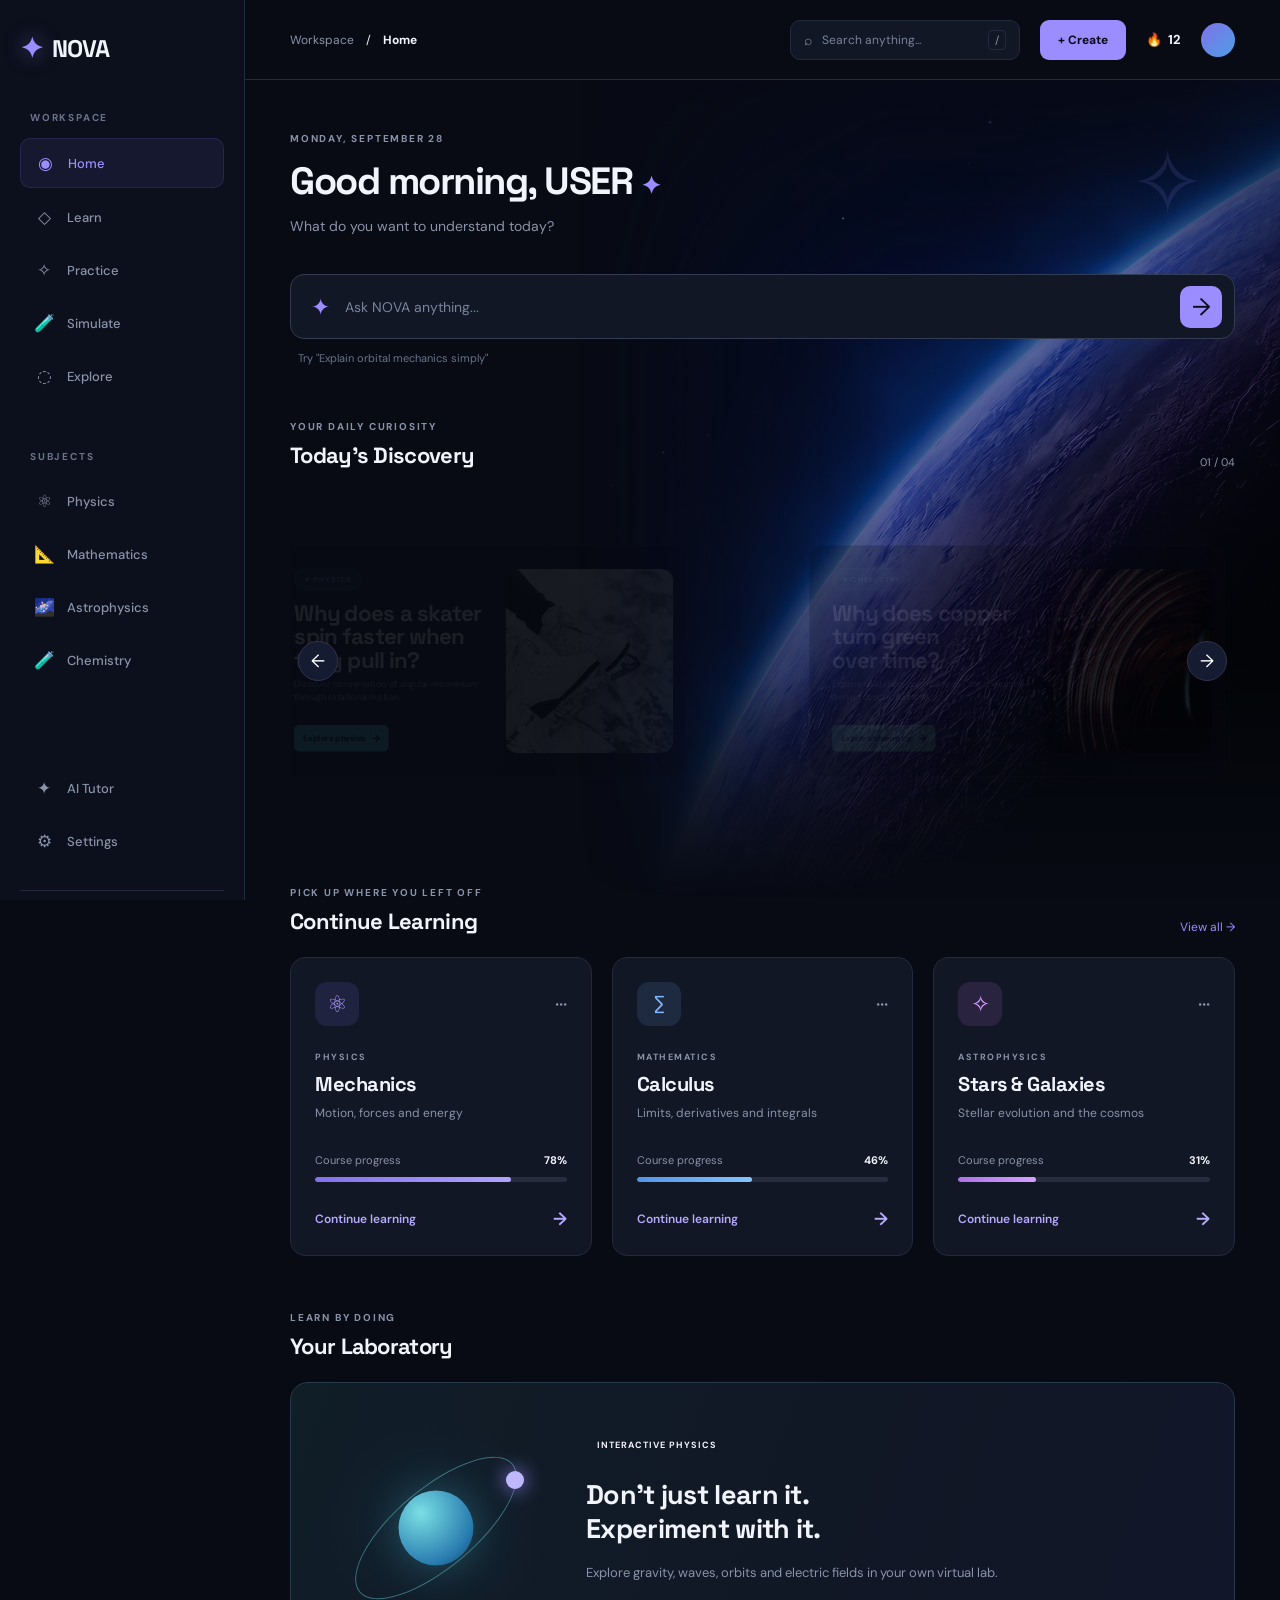
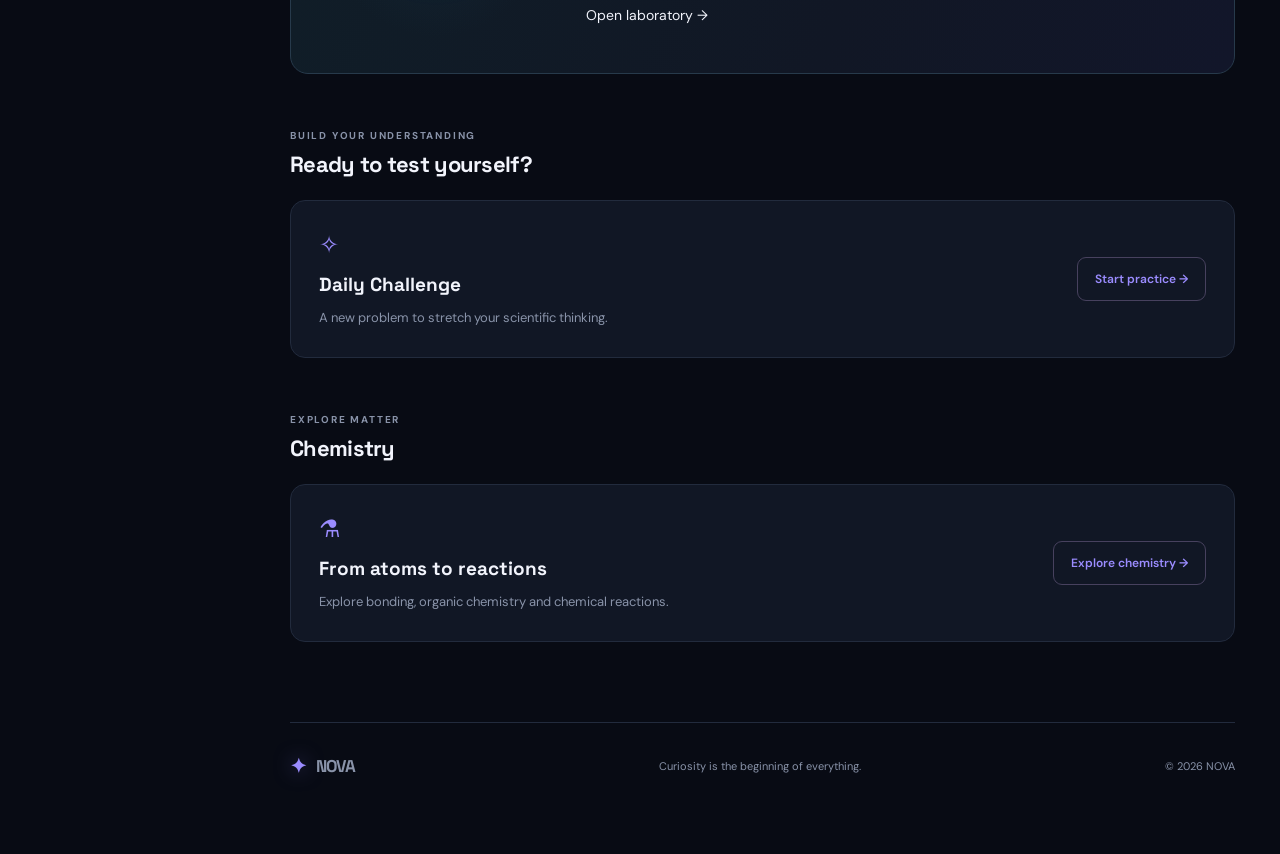
<file: index.html>
<!DOCTYPE html>
<html lang="en">

<head>
    <meta charset="UTF-8">
    <meta name="viewport" content="width=device-width, initial-scale=1.0">

    <title>NOVA | Home</title>

    <script>
        try {
            const saved = JSON.parse(
                localStorage.getItem("novaAppearance")
            );

            if (saved) {

                if (saved.theme) {
                    document.documentElement.dataset.theme =
                        saved.theme;
                }

                if (saved.mode) {
                    document.documentElement.dataset.mode =
                        saved.mode;
                }

                if (saved.accent) {
                    document.documentElement.style.setProperty(
                        "--accent",
                        saved.accent
                    );

                    document.documentElement.style.setProperty(
                        "--purple",
                        saved.accent
                    );
                }

                if (saved.background) {
                    document.documentElement.style.setProperty(
                        "--custom-background",
                        `url("${saved.background}")`
                    );
                }

            }

        } catch (error) {
            // Use default appearance
        }
    </script>

    <link rel="stylesheet" href="style.css">

    <!-- Space-inspired font -->
    <link rel="preconnect" href="https://fonts.googleapis.com">
    <link rel="preconnect" href="https://fonts.gstatic.com" crossorigin>
    <link
        href="https://fonts.googleapis.com/css2?family=DM+Sans:wght@400;500;600;700&family=Space+Grotesk:wght@400;500;600;700&display=swap"
        rel="stylesheet">
</head>

<body>
    <div class="planet-background"></div>

    <!-- SIDEBAR -->
    <aside class="sidebar">

        <a href="#" class="logo">
            <span class="logo-symbol">✦</span>
            NOVA
        </a>

        <p class="nav-label">WORKSPACE</p>

        <nav class="sidebar-nav">

            <a href="#home" class="nav-item active">
                <span>◉</span> Home
            </a>

            <a href="learn.html" class="nav-item">
                <span>◇</span> Learn
            </a>

            <a href="practice.html" class="nav-item">
                <span>✧</span> Practice
            </a>

            <a href="simulate.html" class="nav-item">
                <span>🧪</span> Simulate
            </a>

            <a href="explore.html" class="nav-item">
                <span>◌</span> Explore
            </a>

        </nav>

        <div class="sidebar-divider"></div>

        <p class="nav-label">SUBJECTS</p>

        <nav class="sidebar-nav">

            <a href="#physics" class="nav-item">
                <span>⚛</span> Physics
            </a>

            <a href="#mathematics" class="nav-item">
                <span>📐</span> Mathematics
            </a>

            <a href="#astrophysics" class="nav-item">
                <span>🌌</span> Astrophysics
            </a>

            <a href="#chemistry" class="nav-item">
                <span>🧪</span> Chemistry
            </a>

        </nav>

        <div class="sidebar-spacer"></div>

        <div class="sidebar-divider"></div>

        <nav class="sidebar-nav">

            <a href="#ai-tutor" class="nav-item">
                <span>✦</span> AI Tutor
            </a>

            <button type="button" class="nav-item" id="settings-button"
                onclick="document.getElementById('settings-overlay').style.display='flex'">
                <span>⚙</span> Settings
            </button>

        </nav>

        <div class="sidebar-profile">
            <div class="avatar">A</div>

            <div>
                <strong>USER</strong>
                <p>Explorer</p>
            </div>

            <span class="profile-menu">···</span>
        </div>

    </aside>


    <!-- MAIN APPLICATION -->
    <div class="app">

        <!-- TOP BAR -->
        <header class="topbar">

            <div class="breadcrumb">
                <span class="muted">Workspace</span>
                <span>/</span>
                <strong>Home</strong>
            </div>

            <div class="topbar-right">

                <form class="search-box" id="search-form">
                    <span>⌕</span>

                    <input type="search" id="search-input" placeholder="Search anything..." aria-label="Search NOVA">

                    <span class="search-shortcut">/</span>
                </form>

                <button class="create-button" id="create-button">
                    + Create
                </button>

                <div class="streak">
                    <span>🔥</span>
                    <strong>12</strong>
                </div>

                <div class="top-avatar"></div>

            </div>

        </header>


        <!-- DASHBOARD CONTENT -->
        <main id="home" class="dashboard">

            <!-- WELCOME -->
            <section class="welcome">

                <div>
                    <p class="eyebrow">MONDAY, SEPTEMBER 28</p>

                    <h1>Good morning, USER <span>✦</span></h1>

                    <p class="welcome-subtitle">
                        What do you want to understand today?
                    </p>
                </div>

                <div class="welcome-decoration">
                    ✧
                </div>

            </section>


            <!-- ASK NOVA -->
            <section class="ask-section" id="ai-tutor">

                <form id="ask-form" class="ask-box">

                    <span class="ask-icon">✦</span>

                    <input type="text" id="ask-input" placeholder="Ask NOVA anything..."
                        aria-label="Ask NOVA a question">

                    <button type="submit" class="ask-button">
                        →
                    </button>

                </form>

                <p class="ask-hint">
                    Try "Explain orbital mechanics simply"
                </p>

            </section>

            <!-- TODAY'S DISCOVERY -->
            <section class="section" id="explore">

                <div class="section-heading">
                    <div>
                        <p class="eyebrow">YOUR DAILY CURIOSITY</p>
                        <h2>Today's Discovery</h2>
                    </div>

                    <span class="section-number" id="discovery-counter">
                        01 / 04
                    </span>
                </div>

                <div class="discovery-carousel-wrapper">

                    <div class="discovery-carousel" id="discovery-carousel">
                        <div class="discovery-track" id="discovery-track"></div>
                    </div>

                    <button class="discovery-arrow discovery-prev" id="discovery-prev" type="button">
                        ←
                    </button>

                    <button class="discovery-arrow discovery-next" id="discovery-next" type="button">
                        →
                    </button>

                </div>

            </section>


            <!-- CONTINUE LEARNING -->
            <section class="section" id="learn">

                <div class="section-heading">

                    <div>
                        <p class="eyebrow">PICK UP WHERE YOU LEFT OFF</p>
                        <h2>Continue Learning</h2>
                    </div>

                    <a href="#subjects" class="text-link">
                        View all <span>→</span>
                    </a>

                </div>

                <div class="learning-grid" id="subjects">

                    <!-- PHYSICS -->
                    <article class="learning-card" id="physics">

                        <div class="card-top">
                            <span class="subject-icon physics-icon">⚛</span>
                            <span class="card-menu">···</span>
                        </div>

                        <p class="card-category">PHYSICS</p>

                        <h3>Mechanics</h3>

                        <p class="card-description">
                            Motion, forces and energy
                        </p>

                        <div class="progress-info">
                            <span>Course progress</span>
                            <strong>78%</strong>
                        </div>

                        <div class="progress-track">
                            <div class="progress-fill physics-progress"></div>
                        </div>

                        <a href="#physics" class="card-link">
                            Continue learning <span>→</span>
                        </a>

                    </article>


                    <!-- MATHEMATICS -->
                    <article class="learning-card" id="mathematics">

                        <div class="card-top">
                            <span class="subject-icon maths-icon">∑</span>
                            <span class="card-menu">···</span>
                        </div>

                        <p class="card-category">MATHEMATICS</p>

                        <h3>Calculus</h3>

                        <p class="card-description">
                            Limits, derivatives and integrals
                        </p>

                        <div class="progress-info">
                            <span>Course progress</span>
                            <strong>46%</strong>
                        </div>

                        <div class="progress-track">
                            <div class="progress-fill maths-progress"></div>
                        </div>

                        <a href="#mathematics" class="card-link">
                            Continue learning <span>→</span>
                        </a>

                    </article>


                    <!-- ASTROPHYSICS -->
                    <article class="learning-card" id="astrophysics">

                        <div class="card-top">
                            <span class="subject-icon astro-icon">✧</span>
                            <span class="card-menu">···</span>
                        </div>

                        <p class="card-category">ASTROPHYSICS</p>

                        <h3>Stars & Galaxies</h3>

                        <p class="card-description">
                            Stellar evolution and the cosmos
                        </p>

                        <div class="progress-info">
                            <span>Course progress</span>
                            <strong>31%</strong>
                        </div>

                        <div class="progress-track">
                            <div class="progress-fill astro-progress"></div>
                        </div>

                        <a href="#astrophysics" class="card-link">
                            Continue learning <span>→</span>
                        </a>

                    </article>

                </div>

            </section>


            <!-- LABORATORY -->
            <section class="section" id="lab">

                <div class="section-heading">
                    <div>
                        <p class="eyebrow">LEARN BY DOING</p>
                        <h2>Your Laboratory</h2>
                    </div>
                </div>

                <article class="lab-card">

                    <div class="lab-visual">
                        <div class="lab-orbit"></div>
                        <div class="lab-planet"></div>
                        <div class="lab-moon"></div>
                    </div>

                    <div class="lab-content">

                        <span class="discovery-tag">
                            INTERACTIVE PHYSICS
                        </span>

                        <h3>Don't just learn it.<br>Experiment with it.</h3>

                        <p>
                            Explore gravity, waves, orbits and
                            electric fields in your own virtual lab.
                        </p>

                        <a href="#lab" class="primary-button">
                            Open laboratory <span>→</span>
                        </a>

                    </div>

                </article>

            </section>


            <!-- PRACTICE -->
            <section class="section" id="practice">

                <div class="section-heading">
                    <div>
                        <p class="eyebrow">BUILD YOUR UNDERSTANDING</p>
                        <h2>Ready to test yourself?</h2>
                    </div>
                </div>

                <div class="practice-card">
                    <div>
                        <span class="practice-icon">✧</span>
                        <h3>Daily Challenge</h3>
                        <p>
                            A new problem to stretch your scientific thinking.
                        </p>
                    </div>

                    <a href="#practice" class="secondary-button">
                        Start practice →
                    </a>
                </div>

            </section>


            <!-- CHEMISTRY -->
            <section class="section" id="chemistry">

                <div class="section-heading">
                    <div>
                        <p class="eyebrow">EXPLORE MATTER</p>
                        <h2>Chemistry</h2>
                    </div>
                </div>

                <div class="practice-card">
                    <div>
                        <span class="practice-icon">⚗</span>
                        <h3>From atoms to reactions</h3>
                        <p>
                            Explore bonding, organic chemistry and chemical reactions.
                        </p>
                    </div>

                    <a href="#chemistry" class="secondary-button">
                        Explore chemistry →
                    </a>
                </div>

            </section>


            <!-- FOOTER -->
            <footer class="footer">
                <a href="#home" class="logo">
                    <span class="logo-symbol">✦</span>
                    NOVA
                </a>

                <p>Curiosity is the beginning of everything.</p>

                <span>© 2026 NOVA</span>
            </footer>

        </main>

    </div>


    <!-- Connect JavaScript -->
    <!-- APPEARANCE SETTINGS PANEL -->

    <div class="settings-overlay" id="settings-overlay">

        <section class="settings-panel" id="settings-panel" role="dialog" aria-modal="true"
            aria-labelledby="settings-title">

            <div class="settings-header">
                <div>
                    <p class="eyebrow">PERSONALISE YOUR UNIVERSE</p>
                    <h2 id="settings-title">Appearance</h2>
                </div>
                <button class="settings-close" id="settings-close"
                    onclick="document.getElementById('settings-overlay').style.display='none'"
                    aria-label="Close settings">
                    ×
                </button>
            </div>

            <!-- THEMES -->
            <div class="settings-section">
                <h3>Choose your universe</h3>
                <p class="settings-description">
                    Every universe has its own colours and background.
                </p>

                <div class="theme-grid">

                    <button class="theme-option" data-theme="nova">
                        <span class="theme-preview preview-nova">
                            <span>✦</span>
                        </span>
                        <span class="theme-name">NOVA</span>
                        <span class="theme-subtitle">Cosmic purple</span>
                    </button>

                    <button class="theme-option" data-theme="ocean">
                        <span class="theme-preview preview-ocean">
                            <span>≈</span>
                        </span>
                        <span class="theme-name">Ocean</span>
                        <span class="theme-subtitle">Deep blue</span>
                    </button>

                    <button class="theme-option" data-theme="midnight">
                        <span class="theme-preview preview-midnight">
                            <span>☾</span>
                        </span>
                        <span class="theme-name">Midnight</span>
                        <span class="theme-subtitle">Dark minimal</span>
                    </button>

                    <button class="theme-option" data-theme="forest">
                        <span class="theme-preview preview-forest">
                            <span>♧</span>
                        </span>
                        <span class="theme-name">Forest</span>
                        <span class="theme-subtitle">Emerald green</span>
                    </button>

                    <button class="theme-option" data-theme="solar">
                        <span class="theme-preview preview-solar">
                            <span>☼</span>
                        </span>
                        <span class="theme-name">Solar</span>
                        <span class="theme-subtitle">Solar flare</span>
                    </button>

                </div>
            </div>

            <!-- LIGHT AND DARK MODE -->
            <div class="settings-section">
                <h3>Appearance mode</h3>

                <div class="mode-options">

                    <button class="mode-option" data-mode="dark">
                        <span>☾</span>
                        Dark
                    </button>

                    <button class="mode-option" data-mode="light">
                        <span>☀</span>
                        Light
                    </button>

                </div>
            </div>

            <!-- ACCENT COLOUR -->
            <div class="settings-section">
                <h3>Accent colour</h3>
                <p class="settings-description">
                    Choose the colour of your buttons, highlights and icons.
                </p>

                <div class="accent-options">

                    <button class="accent-option" data-accent="#9b8cff" style="--swatch: #9b8cff"
                        aria-label="Purple accent"></button>

                    <button class="accent-option" data-accent="#43c6f5" style="--swatch: #43c6f5"
                        aria-label="Blue accent"></button>

                    <button class="accent-option" data-accent="#61d6a0" style="--swatch: #61d6a0"
                        aria-label="Green accent"></button>

                    <button class="accent-option" data-accent="#ff9565" style="--swatch: #ff9565"
                        aria-label="Orange accent"></button>

                    <button class="accent-option" data-accent="#f071b8" style="--swatch: #f071b8"
                        aria-label="Pink accent"></button>

                </div>
                <div class="custom-accent">

                    <label for="custom-accent-color">
                        Custom colour
                    </label>

                    <input type="color" id="custom-accent-color" value="#9b8cff"
                        aria-label="Choose a custom accent colour">

                </div>
                <div class="settings-section">

                    <h3>Background</h3>

                    <p class="settings-description">
                        Choose one of NOVA's backgrounds or upload your own.
                    </p>

                    <label class="background-upload" for="background-upload">
                        <span>🖼 Upload your own image</span>
                    </label>

                    <input type="file" id="background-upload" accept="image/*" hidden>

                    <button class="reset-appearance" id="use-theme-background">
                        Use theme background
                    </button>

                </div>
                <button class="reset-appearance" id="reset-appearance">
                    Reset appearance
                </button>
            </div>

        </section>

    </div>

    <!-- Connect JavaScript -->
    <script src="script.js"></script>

</body>

</html>
</file>
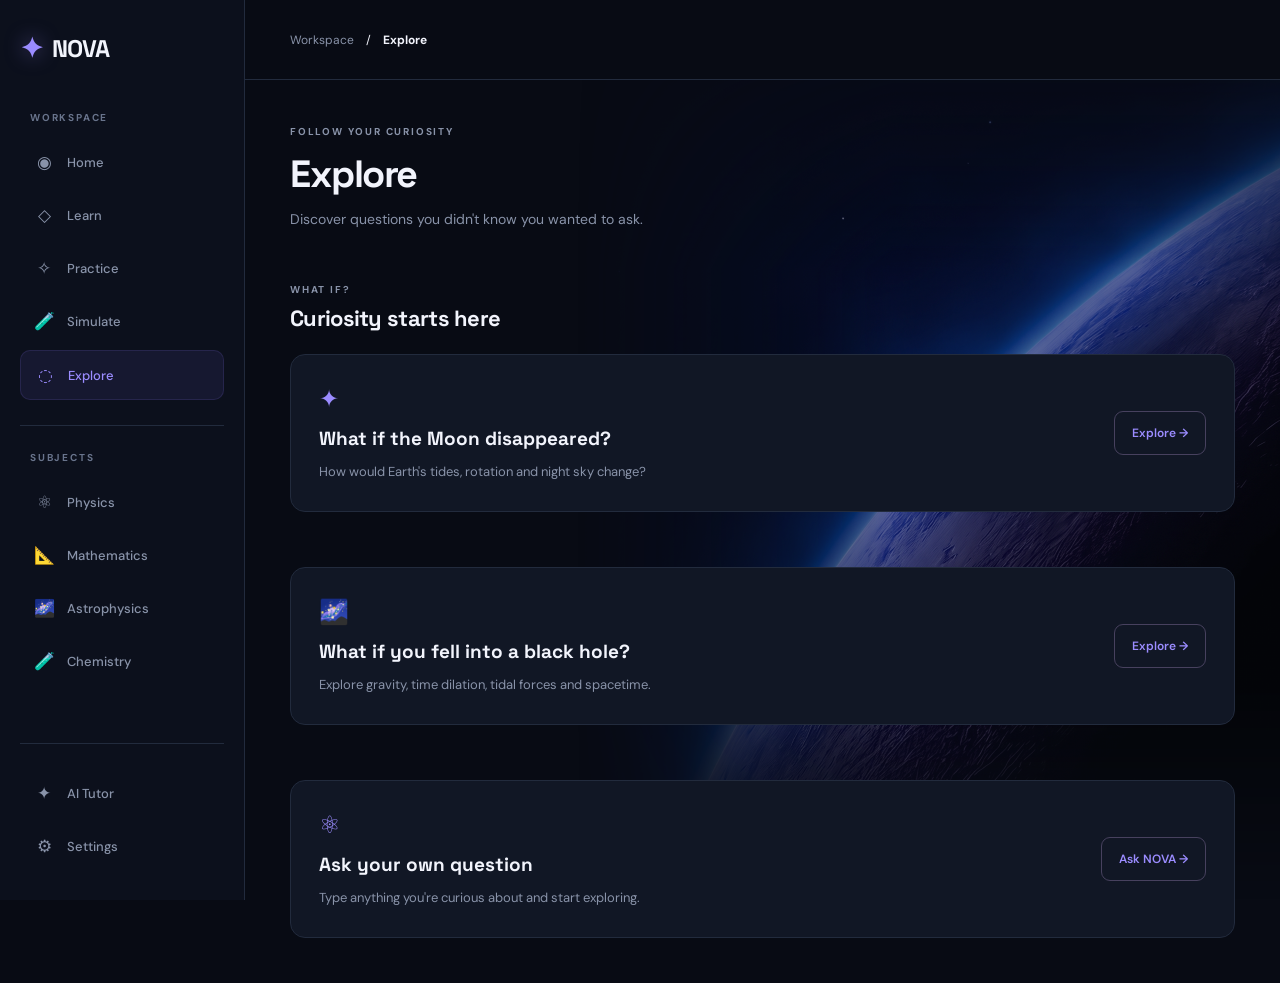
<file: explore.html>
<!DOCTYPE html>
<html lang="en">

<head>
    <meta charset="UTF-8">
    <meta name="viewport" content="width=device-width, initial-scale=1.0">

    <title>NOVA | Learn</title>

    <script>
        try {
            const saved = JSON.parse(
                localStorage.getItem("novaAppearance")
            );

            if (saved) {

                if (saved.theme) {
                    document.documentElement.dataset.theme =
                        saved.theme;
                }

                if (saved.mode) {
                    document.documentElement.dataset.mode =
                        saved.mode;
                }

                if (saved.accent) {
                    document.documentElement.style.setProperty(
                        "--accent",
                        saved.accent
                    );

                    document.documentElement.style.setProperty(
                        "--purple",
                        saved.accent
                    );
                }

                if (saved.background) {
                    document.documentElement.style.setProperty(
                        "--custom-background",
                        `url("${saved.background}")`
                    );
                }

            }

        } catch (error) {
            // Use default appearance
        }
    </script>

    <link rel="stylesheet" href="style.css">

    <link rel="preconnect" href="https://fonts.googleapis.com">
    <link rel="preconnect" href="https://fonts.gstatic.com" crossorigin>

    <link
        href="https://fonts.googleapis.com/css2?family=DM+Sans:wght@400;500;600;700&family=Space+Grotesk:wght@400;500;600;700&display=swap"
        rel="stylesheet">
</head>

<body>

    <div class="planet-background"></div>

    <aside class="sidebar">

        <a href="index.html" class="logo">
            <span class="logo-symbol">✦</span>
            NOVA
        </a>

        <p class="nav-label">WORKSPACE</p>

        <nav class="sidebar-nav">

            <a href="index.html" class="nav-item">
                <span>◉</span> Home
            </a>

            <a href="learn.html" class="nav-item">
                <span>◇</span> Learn
            </a>

            <a href="practice.html" class="nav-item">
                <span>✧</span> Practice
            </a>

            <a href="simulate.html" class="nav-item">
                <span>🧪</span> Simulate
            </a>

            <a href="explore.html" class="nav-item active">
                <span>◌</span> Explore
            </a>

        </nav>

        <div class="sidebar-divider"></div>

        <p class="nav-label">SUBJECTS</p>

        <nav class="sidebar-nav">

            <a href="learn.html" class="nav-item">
                <span>⚛</span> Physics
            </a>

            <a href="learn.html" class="nav-item">
                <span>📐</span> Mathematics
            </a>

            <a href="learn.html" class="nav-item">
                <span>🌌</span> Astrophysics
            </a>

            <a href="learn.html" class="nav-item">
                <span>🧪</span> Chemistry
            </a>

        </nav>

        <div class="sidebar-spacer"></div>

        <div class="sidebar-divider"></div>

        <nav class="sidebar-nav">

            <a href="index.html" class="nav-item">
                <span>✦</span> AI Tutor
            </a>

            <button type="button" class="nav-item" id="settings-button">
                <span>⚙</span> Settings
            </button>

        </nav>

    </aside>


    <div class="app">

        <header class="topbar">

            <div class="breadcrumb">
                <span class="muted">Workspace</span>
                <span>/</span>
                <strong>Explore</strong>
            </div>

        </header>


        <main class="dashboard">

            <section class="welcome">

                <div>
                    <p class="eyebrow">FOLLOW YOUR CURIOSITY</p>

                    <h1>Explore</h1>

                    <p class="welcome-subtitle">
                        Discover questions you didn't know you wanted to ask.
                    </p>
                </div>

            </section>


            <section class="section">

                <div class="section-heading">

                    <div>
                        <p class="eyebrow">WHAT IF?</p>
                        <h2>Curiosity starts here</h2>
                    </div>

                </div>


                <div class="practice-card">

                    <div>

                        <span class="practice-icon">✦</span>

                        <h3>What if the Moon disappeared?</h3>

                        <p>
                            How would Earth's tides, rotation and night sky change?
                        </p>

                    </div>

                    <a href="#" class="secondary-button">
                        Explore →
                    </a>

                </div>

            </section>


            <section class="section">

                <div class="practice-card">

                    <div>

                        <span class="practice-icon">🌌</span>

                        <h3>What if you fell into a black hole?</h3>

                        <p>
                            Explore gravity, time dilation, tidal forces and spacetime.
                        </p>

                    </div>

                    <a href="#" class="secondary-button">
                        Explore →
                    </a>

                </div>

            </section>


            <section class="section">

                <div class="practice-card">

                    <div>

                        <span class="practice-icon">⚛</span>

                        <h3>Ask your own question</h3>

                        <p>
                            Type anything you're curious about and start exploring.
                        </p>

                    </div>

                    <a href="index.html" class="secondary-button">
                        Ask NOVA →
                    </a>

                </div>
            </section>

        </main>

    </div>


    <!-- SETTINGS PANEL -->

    <div class="settings-overlay" id="settings-overlay">

        <section class="settings-panel" id="settings-panel" role="dialog" aria-modal="true"
            aria-labelledby="settings-title">

            <div class="settings-header">

                <div>
                    <p class="eyebrow">PERSONALISE YOUR UNIVERSE</p>
                    <h2 id="settings-title">Appearance</h2>
                </div>

                <button class="settings-close" id="settings-close" aria-label="Close settings">
                    ×
                </button>

            </div>


            <!-- THEMES -->

            <div class="settings-section">

                <h3>Choose your universe</h3>

                <p class="settings-description">
                    Every universe has its own colours and background.
                </p>

                <div class="theme-grid">

                    <button class="theme-option" data-theme="nova">
                        <span class="theme-preview preview-nova">
                            <span>✦</span>
                        </span>

                        <span class="theme-name">NOVA</span>
                        <span class="theme-subtitle">Cosmic purple</span>
                    </button>


                    <button class="theme-option" data-theme="ocean">
                        <span class="theme-preview preview-ocean">
                            <span>≈</span>
                        </span>

                        <span class="theme-name">Ocean</span>
                        <span class="theme-subtitle">Deep blue</span>
                    </button>


                    <button class="theme-option" data-theme="midnight">
                        <span class="theme-preview preview-midnight">
                            <span>☾</span>
                        </span>

                        <span class="theme-name">Midnight</span>
                        <span class="theme-subtitle">Dark minimal</span>
                    </button>


                    <button class="theme-option" data-theme="forest">
                        <span class="theme-preview preview-forest">
                            <span>♧</span>
                        </span>

                        <span class="theme-name">Forest</span>
                        <span class="theme-subtitle">Emerald green</span>
                    </button>


                    <button class="theme-option" data-theme="solar">
                        <span class="theme-preview preview-solar">
                            <span>☼</span>
                        </span>

                        <span class="theme-name">Solar</span>
                        <span class="theme-subtitle">Solar flare</span>
                    </button>

                </div>

            </div>


            <!-- LIGHT / DARK -->

            <div class="settings-section">

                <h3>Appearance mode</h3>

                <div class="mode-options">

                    <button class="mode-option" data-mode="dark">
                        <span>☾</span>
                        Dark
                    </button>

                    <button class="mode-option" data-mode="light">
                        <span>☀</span>
                        Light
                    </button>

                </div>

            </div>


            <!-- ACCENT COLOUR -->

            <div class="settings-section">

                <h3>Accent colour</h3>

                <p class="settings-description">
                    Choose the colour of your buttons, highlights and icons.
                </p>

                <div class="accent-options">

                    <button class="accent-option" data-accent="#9b8cff" style="--swatch: #9b8cff"
                        aria-label="Purple accent">
                    </button>

                    <button class="accent-option" data-accent="#43c6f5" style="--swatch: #43c6f5"
                        aria-label="Blue accent">
                    </button>

                    <button class="accent-option" data-accent="#61d6a0" style="--swatch: #61d6a0"
                        aria-label="Green accent">
                    </button>

                    <button class="accent-option" data-accent="#ff9565" style="--swatch: #ff9565"
                        aria-label="Orange accent">
                    </button>

                    <button class="accent-option" data-accent="#f071b8" style="--swatch: #f071b8"
                        aria-label="Pink accent">
                    </button>

                </div>


                <!-- CUSTOM COLOUR -->

                <div class="custom-accent">

                    <label for="custom-accent-color">
                        Custom colour
                    </label>

                    <input type="color" id="custom-accent-color" value="#9b8cff"
                        aria-label="Choose a custom accent colour">

                </div>


                <!-- CUSTOM BACKGROUND -->

                <div class="settings-section">

                    <h3>Background</h3>

                    <p class="settings-description">
                        Choose one of NOVA's backgrounds or upload your own.
                    </p>

                    <label class="background-upload" for="background-upload">

                        <span>🖼 Upload your own image</span>

                    </label>

                    <input type="file" id="background-upload" accept="image/*" hidden>


                    <button class="reset-appearance" id="use-theme-background">

                        Use theme background

                    </button>

                </div>


                <!-- RESET APPEARANCE -->

                <button class="reset-appearance" id="reset-appearance">

                    Reset appearance

                </button>

        </section>

    </div>


    <script src="script.js"></script>

</body>

</html>
</file>
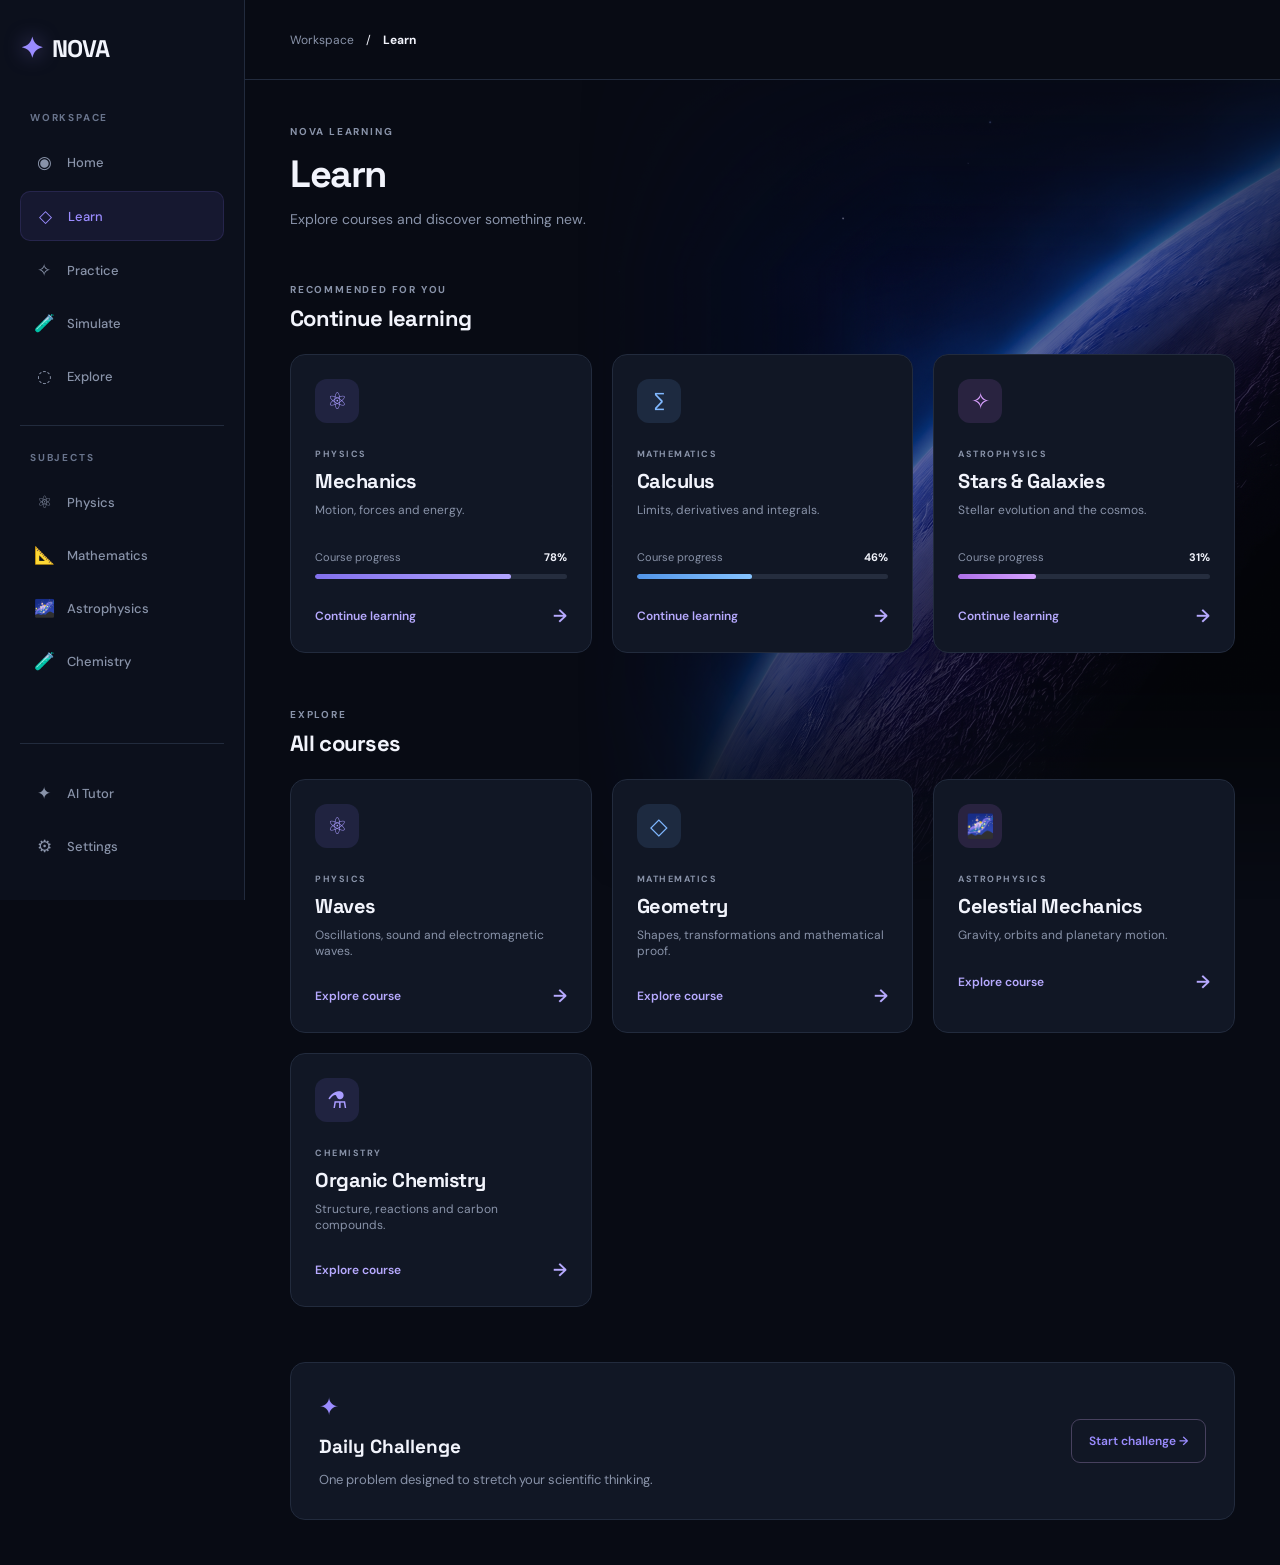
<file: learn.html>
<!DOCTYPE html>
<html lang="en">

<head>
    <meta charset="UTF-8">
    <meta name="viewport" content="width=device-width, initial-scale=1.0">

    <title>NOVA | Learn</title>

    <script>
        try {
            const saved = JSON.parse(
                localStorage.getItem("novaAppearance")
            );

            if (saved) {

                if (saved.theme) {
                    document.documentElement.dataset.theme =
                        saved.theme;
                }

                if (saved.mode) {
                    document.documentElement.dataset.mode =
                        saved.mode;
                }

                if (saved.accent) {
                    document.documentElement.style.setProperty(
                        "--accent",
                        saved.accent
                    );

                    document.documentElement.style.setProperty(
                        "--purple",
                        saved.accent
                    );
                }

                if (saved.background) {
                    document.documentElement.style.setProperty(
                        "--custom-background",
                        `url("${saved.background}")`
                    );
                }

            }

        } catch (error) {
            // Use default appearance
        }
    </script>

    <link rel="stylesheet" href="style.css">

    <link rel="preconnect" href="https://fonts.googleapis.com">
    <link rel="preconnect" href="https://fonts.gstatic.com" crossorigin>

    <link
        href="https://fonts.googleapis.com/css2?family=DM+Sans:wght@400;500;600;700&family=Space+Grotesk:wght@400;500;600;700&display=swap"
        rel="stylesheet">
</head>

<body>

    <div class="planet-background"></div>


    <!-- SIDEBAR -->
    <aside class="sidebar">

        <a href="index.html" class="logo">
            <span class="logo-symbol">✦</span>
            NOVA
        </a>

        <p class="nav-label">WORKSPACE</p>

        <nav class="sidebar-nav">

            <a href="index.html" class="nav-item">
                <span>◉</span> Home
            </a>

            <a href="learn.html" class="nav-item active">
                <span>◇</span> Learn
            </a>

            <a href="practice.html" class="nav-item">
                <span>✧</span> Practice
            </a>

            <a href="simulate.html" class="nav-item">
                <span>🧪</span> Simulate
            </a>

            <a href="explore.html" class="nav-item">
                <span>◌</span> Explore
            </a>

        </nav>


        <div class="sidebar-divider"></div>


        <p class="nav-label">SUBJECTS</p>

        <nav class="sidebar-nav">

            <a href="learn.html" class="nav-item">
                <span>⚛</span> Physics
            </a>

            <a href="learn.html" class="nav-item">
                <span>📐</span> Mathematics
            </a>

            <a href="learn.html" class="nav-item">
                <span>🌌</span> Astrophysics
            </a>

            <a href="learn.html" class="nav-item">
                <span>🧪</span> Chemistry
            </a>

        </nav>


        <div class="sidebar-spacer"></div>


        <div class="sidebar-divider"></div>


        <nav class="sidebar-nav">

            <a href="index.html" class="nav-item">
                <span>✦</span> AI Tutor
            </a>

            <button type="button" class="nav-item" id="settings-button">
                <span>⚙</span> Settings
            </button>

        </nav>

    </aside>


    <!-- MAIN APPLICATION -->
    <div class="app">

        <!-- TOP BAR -->
        <header class="topbar">

            <div class="breadcrumb">
                <span class="muted">Workspace</span>
                <span>/</span>
                <strong>Learn</strong>
            </div>

        </header>


        <!-- MAIN CONTENT -->
        <main class="dashboard">

            <section class="welcome">

                <div>

                    <p class="eyebrow">
                        NOVA LEARNING
                    </p>

                    <h1>
                        Learn
                    </h1>

                    <p class="welcome-subtitle">
                        Explore courses and discover something new.
                    </p>

                </div>

            </section>


            <!-- RECOMMENDED COURSES -->
            <section class="section">

                <div class="section-heading">

                    <div>

                        <p class="eyebrow">
                            RECOMMENDED FOR YOU
                        </p>

                        <h2>
                            Continue learning
                        </h2>

                    </div>

                </div>


                <div class="learning-grid">


                    <!-- PHYSICS -->
                    <article class="learning-card">

                        <div class="card-top">

                            <span class="subject-icon physics-icon">
                                ⚛
                            </span>

                        </div>

                        <p class="card-category">
                            PHYSICS
                        </p>

                        <h3>
                            Mechanics
                        </h3>

                        <p class="card-description">
                            Motion, forces and energy.
                        </p>

                        <div class="progress-info">

                            <span>
                                Course progress
                            </span>

                            <strong>
                                78%
                            </strong>

                        </div>

                        <div class="progress-track">

                            <div class="progress-fill physics-progress"></div>

                        </div>

                        <a href="#" class="card-link">
                            Continue learning <span>→</span>
                        </a>

                    </article>


                    <!-- MATHEMATICS -->
                    <article class="learning-card">

                        <div class="card-top">

                            <span class="subject-icon maths-icon">
                                ∑
                            </span>

                        </div>

                        <p class="card-category">
                            MATHEMATICS
                        </p>

                        <h3>
                            Calculus
                        </h3>

                        <p class="card-description">
                            Limits, derivatives and integrals.
                        </p>

                        <div class="progress-info">

                            <span>
                                Course progress
                            </span>

                            <strong>
                                46%
                            </strong>

                        </div>

                        <div class="progress-track">

                            <div class="progress-fill maths-progress"></div>

                        </div>

                        <a href="#" class="card-link">
                            Continue learning <span>→</span>
                        </a>

                    </article>


                    <!-- ASTROPHYSICS -->
                    <article class="learning-card">

                        <div class="card-top">

                            <span class="subject-icon astro-icon">
                                ✧
                            </span>

                        </div>

                        <p class="card-category">
                            ASTROPHYSICS
                        </p>

                        <h3>
                            Stars & Galaxies
                        </h3>

                        <p class="card-description">
                            Stellar evolution and the cosmos.
                        </p>

                        <div class="progress-info">

                            <span>
                                Course progress
                            </span>

                            <strong>
                                31%
                            </strong>

                        </div>

                        <div class="progress-track">

                            <div class="progress-fill astro-progress"></div>

                        </div>

                        <a href="#" class="card-link">
                            Continue learning <span>→</span>
                        </a>

                    </article>


                </div>

            </section>


            <!-- ALL COURSES -->
            <section class="section">

                <div class="section-heading">

                    <div>

                        <p class="eyebrow">
                            EXPLORE
                        </p>

                        <h2>
                            All courses
                        </h2>

                    </div>

                </div>


                <div class="learning-grid">


                    <article class="learning-card">

                        <div class="card-top">

                            <span class="subject-icon physics-icon">
                                ⚛
                            </span>

                        </div>

                        <p class="card-category">
                            PHYSICS
                        </p>

                        <h3>
                            Waves
                        </h3>

                        <p class="card-description">
                            Oscillations, sound and electromagnetic waves.
                        </p>

                        <a href="#" class="card-link">
                            Explore course <span>→</span>
                        </a>

                    </article>


                    <article class="learning-card">

                        <div class="card-top">

                            <span class="subject-icon maths-icon">
                                ◇
                            </span>

                        </div>

                        <p class="card-category">
                            MATHEMATICS
                        </p>

                        <h3>
                            Geometry
                        </h3>

                        <p class="card-description">
                            Shapes, transformations and mathematical proof.
                        </p>

                        <a href="#" class="card-link">
                            Explore course <span>→</span>
                        </a>

                    </article>


                    <article class="learning-card">

                        <div class="card-top">

                            <span class="subject-icon astro-icon">
                                🌌
                            </span>

                        </div>

                        <p class="card-category">
                            ASTROPHYSICS
                        </p>

                        <h3>
                            Celestial Mechanics
                        </h3>

                        <p class="card-description">
                            Gravity, orbits and planetary motion.
                        </p>

                        <a href="#" class="card-link">
                            Explore course <span>→</span>
                        </a>

                    </article>


                    <article class="learning-card">

                        <div class="card-top">

                            <span class="subject-icon physics-icon">
                                ⚗
                            </span>

                        </div>

                        <p class="card-category">
                            CHEMISTRY
                        </p>

                        <h3>
                            Organic Chemistry
                        </h3>

                        <p class="card-description">
                            Structure, reactions and carbon compounds.
                        </p>

                        <a href="#" class="card-link">
                            Explore course <span>→</span>
                        </a>

                    </article>


                </div>

            </section>


            <!-- DAILY CHALLENGE -->
            <section class="section">

                <div class="practice-card">

                    <div>

                        <span class="practice-icon">
                            ✦
                        </span>

                        <h3>
                            Daily Challenge
                        </h3>

                        <p>
                            One problem designed to stretch your scientific thinking.
                        </p>

                    </div>

                    <a href="practice.html" class="secondary-button">
                        Start challenge →
                    </a>

                </div>

            </section>


        </main>

    </div>


    <!-- SETTINGS PANEL -->
    <div class="settings-overlay" id="settings-overlay">

        <section class="settings-panel" id="settings-panel" role="dialog" aria-modal="true"
            aria-labelledby="settings-title">


            <!-- HEADER -->
            <div class="settings-header">

                <div>

                    <p class="eyebrow">
                        PERSONALISE YOUR UNIVERSE
                    </p>

                    <h2 id="settings-title">
                        Appearance
                    </h2>

                </div>

                <button class="settings-close" id="settings-close" aria-label="Close settings">

                    ×

                </button>

            </div>


            <!-- THEMES -->
            <div class="settings-section">

                <h3>
                    Choose your universe
                </h3>

                <p class="settings-description">
                    Every universe has its own colours and background.
                </p>

                <div class="theme-grid">


                    <button class="theme-option" data-theme="nova">

                        <span class="theme-preview preview-nova">
                            <span>✦</span>
                        </span>

                        <span class="theme-name">
                            NOVA
                        </span>

                        <span class="theme-subtitle">
                            Cosmic purple
                        </span>

                    </button>


                    <button class="theme-option" data-theme="ocean">

                        <span class="theme-preview preview-ocean">
                            <span>≈</span>
                        </span>

                        <span class="theme-name">
                            Ocean
                        </span>

                        <span class="theme-subtitle">
                            Deep blue
                        </span>

                    </button>


                    <button class="theme-option" data-theme="midnight">

                        <span class="theme-preview preview-midnight">
                            <span>☾</span>
                        </span>

                        <span class="theme-name">
                            Midnight
                        </span>

                        <span class="theme-subtitle">
                            Dark minimal
                        </span>

                    </button>


                    <button class="theme-option" data-theme="forest">

                        <span class="theme-preview preview-forest">
                            <span>♧</span>
                        </span>

                        <span class="theme-name">
                            Forest
                        </span>

                        <span class="theme-subtitle">
                            Emerald green
                        </span>

                    </button>


                    <button class="theme-option" data-theme="solar">

                        <span class="theme-preview preview-solar">
                            <span>☼</span>
                        </span>

                        <span class="theme-name">
                            Solar
                        </span>

                        <span class="theme-subtitle">
                            Solar flare
                        </span>

                    </button>

                </div>

            </div>


            <!-- LIGHT / DARK -->
            <div class="settings-section">

                <h3>
                    Appearance mode
                </h3>

                <div class="mode-options">

                    <button class="mode-option" data-mode="dark">
                        <span>☾</span>
                        Dark
                    </button>

                    <button class="mode-option" data-mode="light">
                        <span>☀</span>
                        Light
                    </button>

                </div>

            </div>


            <!-- ACCENT COLOUR -->
            <div class="settings-section">

                <h3>
                    Accent colour
                </h3>

                <p class="settings-description">
                    Choose the colour of your buttons, highlights and icons.
                </p>

                <div class="accent-options">

                    <button class="accent-option" data-accent="#9b8cff" style="--swatch: #9b8cff"
                        aria-label="Purple accent">
                    </button>

                    <button class="accent-option" data-accent="#43c6f5" style="--swatch: #43c6f5"
                        aria-label="Blue accent">
                    </button>

                    <button class="accent-option" data-accent="#61d6a0" style="--swatch: #61d6a0"
                        aria-label="Green accent">
                    </button>

                    <button class="accent-option" data-accent="#ff9565" style="--swatch: #ff9565"
                        aria-label="Orange accent">
                    </button>

                    <button class="accent-option" data-accent="#f071b8" style="--swatch: #f071b8"
                        aria-label="Pink accent">
                    </button>

                </div>


                <!-- CUSTOM COLOUR -->

                <div class="custom-accent">

                    <label for="custom-accent-color">
                        Custom colour
                    </label>

                    <input type="color" id="custom-accent-color" value="#9b8cff"
                        aria-label="Choose a custom accent colour">

                </div>


                <!-- CUSTOM BACKGROUND -->

                <div class="settings-section">

                    <h3>Background</h3>

                    <p class="settings-description">
                        Choose one of NOVA's backgrounds or upload your own.
                    </p>

                    <label class="background-upload" for="background-upload">

                        <span>
                            🖼 Upload your own image
                        </span>

                    </label>

                    <input type="file" id="background-upload" accept="image/*" hidden>


                    <button class="reset-appearance" id="use-theme-background">

                        Use theme background

                    </button>

                </div>


                <!-- RESET -->

                <button class="reset-appearance" id="reset-appearance">

                    Reset appearance

                </button>
            </div>


        </section>

    </div>


    <!-- JAVASCRIPT -->
    <script src="script.js"></script>

</body>

</html>
</file>
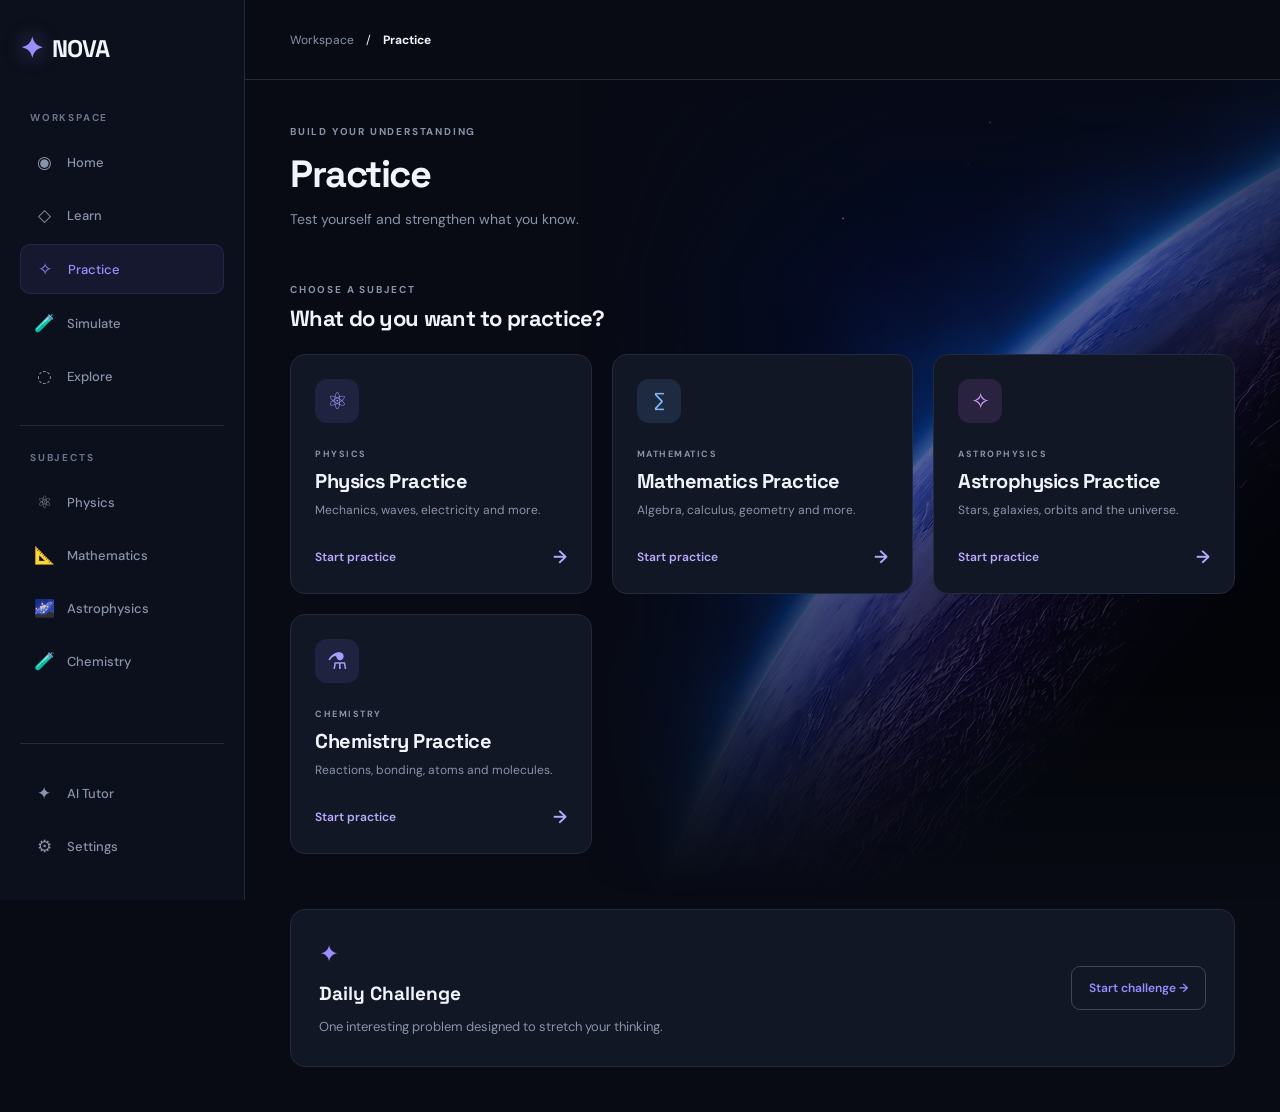
<file: practice.html>
<!DOCTYPE html>
<html lang="en">

<head>
    <meta charset="UTF-8">
    <meta name="viewport" content="width=device-width, initial-scale=1.0">

    <title>NOVA | Practice</title>

    <script>
        try {
            const saved = JSON.parse(
                localStorage.getItem("novaAppearance")
            );

            if (saved) {

                if (saved.theme) {
                    document.documentElement.dataset.theme =
                        saved.theme;
                }

                if (saved.mode) {
                    document.documentElement.dataset.mode =
                        saved.mode;
                }

                if (saved.accent) {
                    document.documentElement.style.setProperty(
                        "--accent",
                        saved.accent
                    );

                    document.documentElement.style.setProperty(
                        "--purple",
                        saved.accent
                    );
                }

                if (saved.background) {
                    document.documentElement.style.setProperty(
                        "--custom-background",
                        `url("${saved.background}")`
                    );
                }

            }

        } catch (error) {
            // Use default appearance
        }
    </script>

    <link rel="stylesheet" href="style.css">

    <link rel="preconnect" href="https://fonts.googleapis.com">
    <link rel="preconnect" href="https://fonts.gstatic.com" crossorigin>

    <link
        href="https://fonts.googleapis.com/css2?family=DM+Sans:wght@400;500;600;700&family=Space+Grotesk:wght@400;500;600;700&display=swap"
        rel="stylesheet">
</head>

<body>

    <div class="planet-background"></div>


    <!-- SIDEBAR -->
    <aside class="sidebar">

        <a href="index.html" class="logo">
            <span class="logo-symbol">✦</span>
            NOVA
        </a>

        <p class="nav-label">WORKSPACE</p>

        <nav class="sidebar-nav">

            <a href="index.html" class="nav-item">
                <span>◉</span> Home
            </a>

            <a href="learn.html" class="nav-item">
                <span>◇</span> Learn
            </a>

            <a href="practice.html" class="nav-item active">
                <span>✧</span> Practice
            </a>

            <a href="simulate.html" class="nav-item">
                <span>🧪</span> Simulate
            </a>

            <a href="explore.html" class="nav-item">
                <span>◌</span> Explore
            </a>

        </nav>


        <div class="sidebar-divider"></div>


        <p class="nav-label">SUBJECTS</p>

        <nav class="sidebar-nav">

            <a href="learn.html" class="nav-item">
                <span>⚛</span> Physics
            </a>

            <a href="learn.html" class="nav-item">
                <span>📐</span> Mathematics
            </a>

            <a href="learn.html" class="nav-item">
                <span>🌌</span> Astrophysics
            </a>

            <a href="learn.html" class="nav-item">
                <span>🧪</span> Chemistry
            </a>

        </nav>


        <div class="sidebar-spacer"></div>


        <div class="sidebar-divider"></div>


        <nav class="sidebar-nav">

            <a href="index.html" class="nav-item">
                <span>✦</span> AI Tutor
            </a>

            <button type="button" class="nav-item" id="settings-button">
                <span>⚙</span> Settings
            </button>

        </nav>


    </aside>


    <!-- MAIN APPLICATION -->
    <div class="app">

        <!-- TOP BAR -->
        <header class="topbar">

            <div class="breadcrumb">
                <span class="muted">Workspace</span>
                <span>/</span>
                <strong>Practice</strong>
            </div>

        </header>


        <!-- MAIN CONTENT -->
        <main class="dashboard">

            <!-- WELCOME -->
            <section class="welcome">

                <div>

                    <p class="eyebrow">
                        BUILD YOUR UNDERSTANDING
                    </p>

                    <h1>
                        Practice
                    </h1>

                    <p class="welcome-subtitle">
                        Test yourself and strengthen what you know.
                    </p>

                </div>

            </section>


            <!-- SUBJECTS -->
            <section class="section">

                <div class="section-heading">

                    <div>

                        <p class="eyebrow">
                            CHOOSE A SUBJECT
                        </p>

                        <h2>
                            What do you want to practice?
                        </h2>

                    </div>

                </div>


                <div class="learning-grid">


                    <!-- PHYSICS -->
                    <article class="learning-card">

                        <div class="card-top">

                            <span class="subject-icon physics-icon">
                                ⚛
                            </span>

                        </div>

                        <p class="card-category">
                            PHYSICS
                        </p>

                        <h3>
                            Physics Practice
                        </h3>

                        <p class="card-description">
                            Mechanics, waves, electricity and more.
                        </p>

                        <a href="#" class="card-link">
                            Start practice <span>→</span>
                        </a>

                    </article>


                    <!-- MATHEMATICS -->
                    <article class="learning-card">

                        <div class="card-top">

                            <span class="subject-icon maths-icon">
                                ∑
                            </span>

                        </div>

                        <p class="card-category">
                            MATHEMATICS
                        </p>

                        <h3>
                            Mathematics Practice
                        </h3>

                        <p class="card-description">
                            Algebra, calculus, geometry and more.
                        </p>

                        <a href="#" class="card-link">
                            Start practice <span>→</span>
                        </a>

                    </article>


                    <!-- ASTROPHYSICS -->
                    <article class="learning-card">

                        <div class="card-top">

                            <span class="subject-icon astro-icon">
                                ✧
                            </span>

                        </div>

                        <p class="card-category">
                            ASTROPHYSICS
                        </p>

                        <h3>
                            Astrophysics Practice
                        </h3>

                        <p class="card-description">
                            Stars, galaxies, orbits and the universe.
                        </p>

                        <a href="#" class="card-link">
                            Start practice <span>→</span>
                        </a>

                    </article>


                    <!-- CHEMISTRY -->
                    <article class="learning-card">

                        <div class="card-top">

                            <span class="subject-icon physics-icon">
                                ⚗
                            </span>

                        </div>

                        <p class="card-category">
                            CHEMISTRY
                        </p>

                        <h3>
                            Chemistry Practice
                        </h3>

                        <p class="card-description">
                            Reactions, bonding, atoms and molecules.
                        </p>

                        <a href="#" class="card-link">
                            Start practice <span>→</span>
                        </a>

                    </article>


                </div>

            </section>


            <!-- DAILY CHALLENGE -->
            <section class="section">

                <div class="practice-card">

                    <div>

                        <span class="practice-icon">
                            ✦
                        </span>

                        <h3>
                            Daily Challenge
                        </h3>

                        <p>
                            One interesting problem designed to stretch your thinking.
                        </p>

                    </div>

                    <a href="#" class="secondary-button">
                        Start challenge →
                    </a>

                </div>

            </section>


        </main>

    </div>


    <!-- SETTINGS PANEL -->
    <div class="settings-overlay" id="settings-overlay">

        <section class="settings-panel" id="settings-panel" role="dialog" aria-modal="true"
            aria-labelledby="settings-title">


            <!-- SETTINGS HEADER -->
            <div class="settings-header">

                <div>

                    <p class="eyebrow">
                        PERSONALISE YOUR UNIVERSE
                    </p>

                    <h2 id="settings-title">
                        Appearance
                    </h2>

                </div>


                <button class="settings-close" id="settings-close" aria-label="Close settings">

                    ×

                </button>

            </div>


            <!-- THEMES -->
            <div class="settings-section">

                <h3>
                    Choose your universe
                </h3>

                <p class="settings-description">
                    Every universe has its own colours and background.
                </p>


                <div class="theme-grid">


                    <button class="theme-option" data-theme="nova">

                        <span class="theme-preview preview-nova">
                            <span>✦</span>
                        </span>

                        <span class="theme-name">
                            NOVA
                        </span>

                        <span class="theme-subtitle">
                            Cosmic purple
                        </span>

                    </button>


                    <button class="theme-option" data-theme="ocean">

                        <span class="theme-preview preview-ocean">
                            <span>≈</span>
                        </span>

                        <span class="theme-name">
                            Ocean
                        </span>

                        <span class="theme-subtitle">
                            Deep blue
                        </span>

                    </button>


                    <button class="theme-option" data-theme="midnight">

                        <span class="theme-preview preview-midnight">
                            <span>☾</span>
                        </span>

                        <span class="theme-name">
                            Midnight
                        </span>

                        <span class="theme-subtitle">
                            Dark minimal
                        </span>

                    </button>


                    <button class="theme-option" data-theme="forest">

                        <span class="theme-preview preview-forest">
                            <span>♧</span>
                        </span>

                        <span class="theme-name">
                            Forest
                        </span>

                        <span class="theme-subtitle">
                            Emerald green
                        </span>

                    </button>


                    <button class="theme-option" data-theme="solar">

                        <span class="theme-preview preview-solar">
                            <span>☼</span>
                        </span>

                        <span class="theme-name">
                            Solar
                        </span>

                        <span class="theme-subtitle">
                            Solar flare
                        </span>

                    </button>


                </div>

            </div>


            <!-- LIGHT / DARK MODE -->
            <div class="settings-section">

                <h3>
                    Appearance mode
                </h3>


                <div class="mode-options">

                    <button class="mode-option" data-mode="dark">

                        <span>☾</span>
                        Dark

                    </button>


                    <button class="mode-option" data-mode="light">

                        <span>☀</span>
                        Light

                    </button>

                </div>

            </div>


            <!-- ACCENT COLOUR -->
            <div class="settings-section">

                <h3>
                    Accent colour
                </h3>

                <p class="settings-description">
                    Choose the colour of your buttons, highlights and icons.
                </p>


                <div class="accent-options">

                    <button class="accent-option" data-accent="#9b8cff" style="--swatch: #9b8cff"
                        aria-label="Purple accent">
                    </button>

                    <button class="accent-option" data-accent="#43c6f5" style="--swatch: #43c6f5"
                        aria-label="Blue accent">
                    </button>

                    <button class="accent-option" data-accent="#61d6a0" style="--swatch: #61d6a0"
                        aria-label="Green accent">
                    </button>

                    <button class="accent-option" data-accent="#ff9565" style="--swatch: #ff9565"
                        aria-label="Orange accent">
                    </button>

                    <button class="accent-option" data-accent="#f071b8" style="--swatch: #f071b8"
                        aria-label="Pink accent">
                    </button>

                </div>


                <!-- CUSTOM COLOUR -->

                <div class="custom-accent">

                    <label for="custom-accent-color">
                        Custom colour
                    </label>

                    <input type="color" id="custom-accent-color" value="#9b8cff"
                        aria-label="Choose a custom accent colour">

                </div>


                <!-- CUSTOM BACKGROUND -->

                <div class="settings-section">

                    <h3>Background</h3>

                    <p class="settings-description">
                        Choose one of NOVA's backgrounds or upload your own.
                    </p>

                    <label class="background-upload" for="background-upload">

                        <span>🖼 Upload your own image</span>

                    </label>

                    <input type="file" id="background-upload" accept="image/*" hidden>


                    <button class="reset-appearance" id="use-theme-background">

                        Use theme background

                    </button>

                </div>


                <!-- RESET APPEARANCE -->

                <button class="reset-appearance" id="reset-appearance">

                    Reset appearance

                </button>


            </div>


        </section>

    </div>


    <!-- JAVASCRIPT -->
    <script src="script.js"></script>

</body>

</html>
</file>
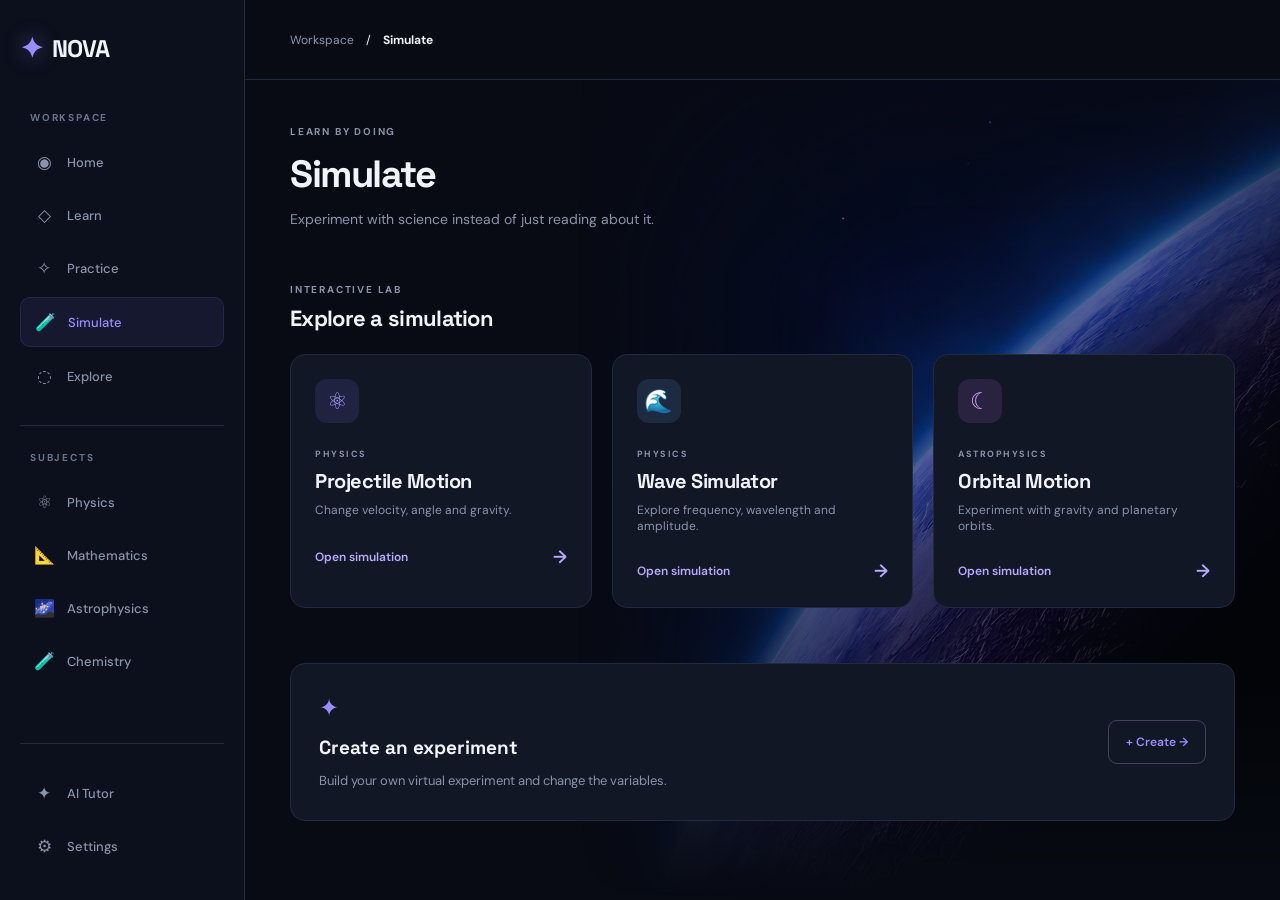
<file: simulate.html>
<!DOCTYPE html>
<html lang="en">

<head>
    <meta charset="UTF-8">
    <meta name="viewport" content="width=device-width, initial-scale=1.0">
    <title>NOVA | Simulate</title>

    <script>
        try {
            const saved = JSON.parse(
                localStorage.getItem("novaAppearance")
            );

            if (saved) {

                if (saved.theme) {
                    document.documentElement.dataset.theme =
                        saved.theme;
                }

                if (saved.mode) {
                    document.documentElement.dataset.mode =
                        saved.mode;
                }

                if (saved.accent) {
                    document.documentElement.style.setProperty(
                        "--accent",
                        saved.accent
                    );

                    document.documentElement.style.setProperty(
                        "--purple",
                        saved.accent
                    );
                }

                if (saved.background) {
                    document.documentElement.style.setProperty(
                        "--custom-background",
                        `url("${saved.background}")`
                    );
                }

            }

        } catch (error) {
            // Use default appearance
        }
    </script>

    <link rel="stylesheet" href="style.css">

    <link rel="preconnect" href="https://fonts.googleapis.com">
    <link rel="preconnect" href="https://fonts.gstatic.com" crossorigin>

    <link
        href="https://fonts.googleapis.com/css2?family=DM+Sans:wght@400;500;600;700&family=Space+Grotesk:wght@400;500;600;700&display=swap"
        rel="stylesheet">
</head>

<body>

    <div class="planet-background"></div>


    <!-- SIDEBAR -->
    <aside class="sidebar">

        <a href="index.html" class="logo">
            <span class="logo-symbol">✦</span>
            NOVA
        </a>

        <p class="nav-label">WORKSPACE</p>

        <nav class="sidebar-nav">

            <a href="index.html" class="nav-item">
                <span>◉</span> Home
            </a>

            <a href="learn.html" class="nav-item">
                <span>◇</span> Learn
            </a>

            <a href="practice.html" class="nav-item">
                <span>✧</span> Practice
            </a>

            <a href="simulate.html" class="nav-item active">
                <span>🧪</span> Simulate
            </a>

            <a href="explore.html" class="nav-item">
                <span>◌</span> Explore
            </a>

        </nav>


        <div class="sidebar-divider"></div>


        <p class="nav-label">SUBJECTS</p>

        <nav class="sidebar-nav">

            <a href="learn.html" class="nav-item">
                <span>⚛</span> Physics
            </a>

            <a href="learn.html" class="nav-item">
                <span>📐</span> Mathematics
            </a>

            <a href="learn.html" class="nav-item">
                <span>🌌</span> Astrophysics
            </a>

            <a href="learn.html" class="nav-item">
                <span>🧪</span> Chemistry
            </a>

        </nav>


        <div class="sidebar-spacer"></div>


        <div class="sidebar-divider"></div>


        <nav class="sidebar-nav">

            <a href="index.html" class="nav-item">
                <span>✦</span> AI Tutor
            </a>

            <button type="button" class="nav-item" id="settings-button">
                <span>⚙</span> Settings
            </button>

        </nav>

    </aside>


    <!-- MAIN APPLICATION -->
    <div class="app">

        <header class="topbar">

            <div class="breadcrumb">
                <span class="muted">Workspace</span>
                <span>/</span>
                <strong>Simulate</strong>
            </div>

        </header>


        <main class="dashboard">

            <!-- WELCOME -->
            <section class="welcome">

                <div>

                    <p class="eyebrow">
                        LEARN BY DOING
                    </p>

                    <h1>
                        Simulate
                    </h1>

                    <p class="welcome-subtitle">
                        Experiment with science instead of just reading about it.
                    </p>

                </div>

            </section>


            <!-- SIMULATIONS -->
            <section class="section">

                <div class="section-heading">

                    <div>

                        <p class="eyebrow">
                            INTERACTIVE LAB
                        </p>

                        <h2>
                            Explore a simulation
                        </h2>

                    </div>

                </div>


                <div class="learning-grid">


                    <!-- PROJECTILE MOTION -->
                    <article class="learning-card">

                        <div class="card-top">

                            <span class="subject-icon physics-icon">
                                ⚛
                            </span>

                        </div>

                        <p class="card-category">
                            PHYSICS
                        </p>

                        <h3>
                            Projectile Motion
                        </h3>

                        <p class="card-description">
                            Change velocity, angle and gravity.
                        </p>

                        <a href="#" class="card-link">
                            Open simulation <span>→</span>
                        </a>

                    </article>


                    <!-- WAVES -->
                    <article class="learning-card">

                        <div class="card-top">

                            <span class="subject-icon maths-icon">
                                🌊
                            </span>

                        </div>

                        <p class="card-category">
                            PHYSICS
                        </p>

                        <h3>
                            Wave Simulator
                        </h3>

                        <p class="card-description">
                            Explore frequency, wavelength and amplitude.
                        </p>

                        <a href="#" class="card-link">
                            Open simulation <span>→</span>
                        </a>

                    </article>


                    <!-- ORBITAL MOTION -->
                    <article class="learning-card">

                        <div class="card-top">

                            <span class="subject-icon astro-icon">
                                ☾
                            </span>

                        </div>

                        <p class="card-category">
                            ASTROPHYSICS
                        </p>

                        <h3>
                            Orbital Motion
                        </h3>

                        <p class="card-description">
                            Experiment with gravity and planetary orbits.
                        </p>

                        <a href="#" class="card-link">
                            Open simulation <span>→</span>
                        </a>

                    </article>


                </div>

            </section>


            <!-- CREATE EXPERIMENT -->
            <section class="section">

                <div class="practice-card">

                    <div>

                        <span class="practice-icon">
                            ✦
                        </span>

                        <h3>
                            Create an experiment
                        </h3>

                        <p>
                            Build your own virtual experiment and change the variables.
                        </p>

                    </div>

                    <a href="#" class="secondary-button">
                        + Create →
                    </a>

                </div>

            </section>


        </main>

    </div>


    <!-- SETTINGS PANEL -->
    <div class="settings-overlay" id="settings-overlay">

        <section class="settings-panel" id="settings-panel" role="dialog" aria-modal="true"
            aria-labelledby="settings-title">


            <!-- SETTINGS HEADER -->
            <div class="settings-header">

                <div>

                    <p class="eyebrow">
                        PERSONALISE YOUR UNIVERSE
                    </p>

                    <h2 id="settings-title">
                        Appearance
                    </h2>

                </div>


                <button class="settings-close" id="settings-close" aria-label="Close settings">

                    ×

                </button>

            </div>


            <!-- THEMES -->
            <div class="settings-section">

                <h3>
                    Choose your universe
                </h3>

                <p class="settings-description">
                    Every universe has its own colours and background.
                </p>

                <div class="theme-grid">


                    <button class="theme-option" data-theme="nova">

                        <span class="theme-preview preview-nova">
                            <span>✦</span>
                        </span>

                        <span class="theme-name">
                            NOVA
                        </span>

                        <span class="theme-subtitle">
                            Cosmic purple
                        </span>

                    </button>


                    <button class="theme-option" data-theme="ocean">

                        <span class="theme-preview preview-ocean">
                            <span>≈</span>
                        </span>

                        <span class="theme-name">
                            Ocean
                        </span>

                        <span class="theme-subtitle">
                            Deep blue
                        </span>

                    </button>


                    <button class="theme-option" data-theme="midnight">

                        <span class="theme-preview preview-midnight">
                            <span>☾</span>
                        </span>

                        <span class="theme-name">
                            Midnight
                        </span>

                        <span class="theme-subtitle">
                            Dark minimal
                        </span>

                    </button>


                    <button class="theme-option" data-theme="forest">

                        <span class="theme-preview preview-forest">
                            <span>♧</span>
                        </span>

                        <span class="theme-name">
                            Forest
                        </span>

                        <span class="theme-subtitle">
                            Emerald green
                        </span>

                    </button>


                    <button class="theme-option" data-theme="solar">

                        <span class="theme-preview preview-solar">
                            <span>☼</span>
                        </span>

                        <span class="theme-name">
                            Solar
                        </span>

                        <span class="theme-subtitle">
                            Solar flare
                        </span>

                    </button>


                </div>

            </div>


            <!-- LIGHT / DARK -->
            <div class="settings-section">

                <h3>
                    Appearance mode
                </h3>

                <div class="mode-options">

                    <button class="mode-option" data-mode="dark">
                        <span>☾</span>
                        Dark
                    </button>

                    <button class="mode-option" data-mode="light">
                        <span>☀</span>
                        Light
                    </button>

                </div>

            </div>


            <!-- ACCENT COLOUR -->
            <div class="settings-section">

                <h3>
                    Accent colour
                </h3>

                <p class="settings-description">
                    Choose the colour of your buttons, highlights and icons.
                </p>

                <div class="accent-options">

                    <button class="accent-option" data-accent="#9b8cff" style="--swatch: #9b8cff"
                        aria-label="Purple accent">
                    </button>

                    <button class="accent-option" data-accent="#43c6f5" style="--swatch: #43c6f5"
                        aria-label="Blue accent">
                    </button>

                    <button class="accent-option" data-accent="#61d6a0" style="--swatch: #61d6a0"
                        aria-label="Green accent">
                    </button>

                    <button class="accent-option" data-accent="#ff9565" style="--swatch: #ff9565"
                        aria-label="Orange accent">
                    </button>

                    <button class="accent-option" data-accent="#f071b8" style="--swatch: #f071b8"
                        aria-label="Pink accent">
                    </button>

                </div>


                <!-- CUSTOM COLOUR -->

                <div class="custom-accent">

                    <label for="custom-accent-color">
                        Custom colour
                    </label>

                    <input type="color" id="custom-accent-color" value="#9b8cff"
                        aria-label="Choose a custom accent colour">

                </div>


                <!-- CUSTOM BACKGROUND -->

                <div class="settings-section">

                    <h3>Background</h3>

                    <p class="settings-description">
                        Choose one of NOVA's backgrounds or upload your own.
                    </p>

                    <label class="background-upload" for="background-upload">

                        <span>🖼 Upload your own image</span>

                    </label>

                    <input type="file" id="background-upload" accept="image/*" hidden>


                    <button class="reset-appearance" id="use-theme-background">

                        Use theme background

                    </button>

                </div>


                <!-- RESET APPEARANCE -->

                <button class="reset-appearance" id="reset-appearance">

                    Reset appearance

                </button>


            </div>


        </section>

    </div>


    <!-- JAVASCRIPT -->
    <script src="script.js"></script>

</body>

</html>
</file>
<file: style.css>
/* =====================================
   1. NOVA DEFAULT THEME
===================================== */

:root {
    --background: #080b14;
    --sidebar: #0c101c;
    --surface: #111725;
    --surface-hover: #171f30;
    --border: #222b3d;

    --text: #f2f4fc;
    --muted: #8993a9;

    --purple: #9b8cff;
    --blue: #7aabff;
    --cyan: #6fe4e0;

    --accent: var(--purple);

    --theme-background: url("./images/planet.jpg");
}


/* =====================================
   2. OCEAN THEME
===================================== */

:root[data-theme="ocean"] {
    --background: #07111e;
    --sidebar: #091827;
    --surface: #0e2032;
    --surface-hover: #142b40;
    --border: #1e3a52;

    --text: #e8f5ff;
    --muted: #8baabd;

    --accent: #43c6f5;
    --purple: var(--accent);
    --blue: #64aaff;
    --cyan: #6fe4e0;

    --theme-background: url("./images/ocean.jpg");
}


/* =====================================
   3. MIDNIGHT THEME
===================================== */

:root[data-theme="midnight"] {
    --background: #050507;
    --sidebar: #09090e;
    --surface: #101015;
    --surface-hover: #1a1a23;
    --border: #292934;

    --text: #f1f1f7;
    --muted: #9292a5;

    --accent: #b3b3c7;
    --purple: var(--accent);
    --blue: #9292b8;
    --cyan: #c5c5d8;

    --theme-background: url("./images/midnight.jpg");
}


/* =====================================
   4. FOREST THEME
===================================== */

:root[data-theme="forest"] {
    --background: #09130f;
    --sidebar: #0c1a14;
    --surface: #12221a;
    --surface-hover: #1a3024;
    --border: #294333;

    --text: #eaf7ef;
    --muted: #91ad9b;

    --accent: #61d6a0;
    --purple: var(--accent);
    --blue: #91d8b4;
    --cyan: #a0edca;

    --theme-background: url("./images/forest.jpg");
}


/* =====================================
   5. SOLAR THEME
===================================== */

:root[data-theme="solar"] {
    --background: #160d0b;
    --sidebar: #20110e;
    --surface: #291714;
    --surface-hover: #382019;
    --border: #543127;

    --text: #fff0e9;
    --muted: #c19a8c;

    --accent: #ff9565;
    --purple: var(--accent);
    --blue: #ffb16d;
    --cyan: #ffcc91;

    --theme-background: url("./images/solar.jpg");
}


/* =====================================
   6. LIGHT MODE
===================================== */

:root[data-mode="light"] {
    --background: #f3f5fa;
    --sidebar: #ffffff;
    --surface: #ffffff;
    --surface-hover: #e9edf5;
    --border: #dce2ed;

    --text: #172033;
    --muted: #65718a;
}


/* =====================================
   GLOBAL
===================================== */

* {
    margin: 0;
    padding: 0;
    box-sizing: border-box;
}

html {
    scroll-behavior: smooth;
    scroll-padding-top: 90px;
}

body {
    font-family: "DM Sans", sans-serif;
    background: var(--background);
    color: var(--text);
    min-height: 100vh;
    font-size: 14px;
    position: relative;
}

header,
main,
footer,
.sidebar,
.topbar {
    position: relative;
    z-index: 1;
}

h1,
h2,
h3,
.logo {
    font-family: "Space Grotesk", sans-serif;
}

a {
    text-decoration: none;
    color: inherit;
}

button,
input {
    font: inherit;
}

button,
a {
    -webkit-tap-highlight-color: transparent;
}

button {
    cursor: pointer;
}

::selection {
    background: #7664e5;
    color: white;
}


/* =====================================
   2. SIDEBAR
===================================== */

.sidebar {
    position: fixed;
    top: 0;
    left: 0;
    width: 245px;
    height: 100vh;

    display: flex;
    flex-direction: column;

    padding: 30px 20px;

    background: var(--sidebar);
    border-right: 1px solid var(--border);

    z-index: 100;
    overflow-y: auto;
}

.logo {
    display: flex;
    align-items: center;
    gap: 10px;

    font-size: 24px;
    font-weight: 700;
    letter-spacing: -1px;

    margin-bottom: 45px;
}

.logo-symbol {
    color: var(--purple);
    font-size: 28px;

    text-shadow:
        0 0 20px #9b8cff80;
}

.nav-label {
    font-size: 10px;
    font-weight: 700;
    letter-spacing: 1.8px;
    color: #69748c;

    margin:
        0 0 14px 10px;
}

.sidebar-nav {
    display: flex;
    flex-direction: column;
    gap: 5px;
}

.nav-item {
    display: flex;
    align-items: center;
    gap: 13px;

    width: 100%;
    padding: 13px 14px;

    border-radius: 10px;
    border: none;

    background: transparent;
    color: var(--muted);

    font-size: 13px;
    font-weight: 500;
    text-align: left;

    font-family: inherit;

    transition: 0.2s ease;
}

.nav-item span {
    font-size: 17px;
    width: 20px;
    text-align: center;
}

.nav-item:hover {
    background: var(--surface-hover);
    color: var(--text);
}

.nav-item.active {
    background: #8270ed18;
    color: var(--purple);
    border: 1px solid #8270ed25;
}

.sidebar-divider {
    height: 1px;
    background: var(--border);
    margin: 25px 0;
}

.sidebar-spacer {
    flex: 1;
    min-height: 30px;
}

.sidebar-profile {
    display: flex;
    align-items: center;
    gap: 12px;

    margin-top: 25px;
    padding: 15px 5px 0;

    border-top: 1px solid var(--border);
}

.avatar,
.top-avatar {
    display: grid;
    place-items: center;

    width: 38px;
    height: 38px;

    border-radius: 50%;

    background:
        linear-gradient(135deg,
            #8171e8,
            #4c9fe6);

    color: white;
    font-weight: 700;
}

.sidebar-profile strong {
    font-size: 13px;
}

.sidebar-profile p {
    color: var(--muted);
    font-size: 11px;
    margin-top: 3px;
}

.profile-menu {
    margin-left: auto;
    color: var(--muted);
    font-size: 20px;
}


/* =====================================
   3. MAIN APPLICATION
===================================== */

.app {
    margin-left: 245px;
    min-height: 100vh;

    position: relative;
    z-index: 1;
}

.topbar {
    height: 80px;

    display: flex;
    align-items: center;
    justify-content: space-between;

    padding: 0 45px;

    border-bottom: 1px solid var(--border);

    background: var(--background);

    position: sticky;
    top: 0;

    z-index: 50;

    backdrop-filter: blur(20px);
}

.breadcrumb {
    display: flex;
    align-items: center;
    gap: 12px;

    font-size: 12px;
}

.muted {
    color: var(--muted);
}

.topbar-right {
    display: flex;
    align-items: center;
    gap: 20px;
}

.search-box {
    display: flex;
    align-items: center;
    gap: 10px;

    width: 230px;
    height: 40px;

    padding: 0 13px;

    background: var(--surface);
    border: 1px solid var(--border);
    border-radius: 10px;

    color: var(--muted);
}

.search-box input {
    width: 100%;
    min-width: 0;

    background: transparent;
    border: none;
    outline: none;

    color: var(--text);
    font-size: 12px;
}

.search-box input::placeholder {
    color: #78839a;
}

.search-shortcut {
    border: 1px solid var(--border);
    border-radius: 4px;

    padding: 2px 6px;

    font-size: 11px;
}

.create-button {
    background: var(--purple);
    color: #0b0b16;

    border: none;
    border-radius: 9px;

    padding: 12px 18px;

    font-size: 12px;
    font-weight: 700;

    transition: 0.2s;
}

.create-button:hover {
    background: #b5aaff;
    transform: translateY(-1px);
}

.streak {
    display: flex;
    align-items: center;
    gap: 6px;

    font-size: 13px;
}

.top-avatar {
    width: 34px;
    height: 34px;
    font-size: 13px;
}


/* =====================================
   4. DASHBOARD
===================================== */

.dashboard {
    max-width: 1450px;
    margin: 0 auto;

    padding: 45px;
}

.section {
    margin-top: 55px;
}

.eyebrow {
    font-size: 10px;
    font-weight: 700;
    letter-spacing: 1.8px;
    color: var(--muted);
}

.section-heading {
    display: flex;
    justify-content: space-between;
    align-items: end;

    margin-bottom: 22px;
}

.section-heading h2 {
    font-size: 22px;
    letter-spacing: -0.7px;
    margin-top: 8px;
}

.section-number {
    font-size: 11px;
    color: var(--muted);
}


/* =====================================
   5. WELCOME
===================================== */

.welcome {
    display: flex;
    justify-content: space-between;
    align-items: center;

    position: relative;

    margin-bottom: 32px;
}

.welcome h1 {
    font-size:
        clamp(27px,
            3vw,
            38px);

    letter-spacing: -1.5px;
    margin-top: 12px;
}

.welcome h1 span {
    color: var(--purple);
    font-size: 24px;
}

.welcome-subtitle {
    color: var(--muted);
    margin-top: 12px;
    font-size: 14px;
}

.welcome-decoration {
    font-size: 90px;
    color: #9b8cff20;
    padding-right: 30px;
}


/* =====================================
   6. ASK NOVA
===================================== */

.ask-section {
    margin-bottom: 50px;
}

.ask-box {
    display: flex;
    align-items: center;
    gap: 15px;

    padding: 10px 12px 10px 20px;

    min-height: 65px;

    background: var(--surface);
    border: 1px solid #343c53;
    border-radius: 14px;

    transition:
        border 0.2s,
        box-shadow 0.2s;
}

.ask-box:focus-within {
    border-color: var(--purple);

    box-shadow:
        0 0 25px #9b8cff12;
}

.ask-icon {
    color: var(--purple);
    font-size: 23px;
}

.ask-box input {
    flex: 1;
    min-width: 0;

    background: transparent;
    border: none;
    outline: none;

    color: var(--text);
    font-size: 14px;
}

.ask-box input::placeholder {
    color: #78839a;
}

.ask-button {
    width: 42px;
    height: 42px;

    border: none;
    border-radius: 10px;

    background: var(--purple);
    color: #080b14;

    font-size: 24px;

    transition: 0.2s;
}

.ask-button:hover {
    background: #b5aaff;
    transform: translateX(2px);
}

.ask-hint {
    margin: 12px 0 0 8px;

    color: #68738b;
    font-size: 11px;
}


/* =====================================
   7. TODAY'S DISCOVERY CAROUSEL
===================================== */

.discovery-carousel-wrapper {
    position: relative;

    width: 100%;
    height: 340px;

    overflow: hidden;
}


/* CAROUSEL WINDOW */

.discovery-carousel {
    width: 100%;
    height: 100%;

    overflow-x: auto;
    overflow-y: hidden;

    scrollbar-width: none;

    cursor: grab;
    user-select: none;

    touch-action: pan-y;

    scroll-behavior: smooth;
}

.discovery-carousel::-webkit-scrollbar {
    display: none;
}

.discovery-carousel.is-dragging {
    cursor: grabbing;
    scroll-behavior: auto;
}


/* MOVING TRACK */

.discovery-track {
    display: flex;
    align-items: center;

    gap: 18px;

    width: max-content;
    height: 100%;

    padding-left:
        calc((100% - 520px) / 2);

    padding-right:
        calc((100% - 520px) / 2);
}


/* DISCOVERY CARD */

.discovery-card {
    position: relative;

    flex: 0 0 520px;
    width: 520px;
    height: 290px;

    padding: 28px;

    overflow: hidden;

    border: 1px solid #34304f;
    border-radius: 18px;

    background:
        linear-gradient(110deg,
            #151b30,
            #101426 65%,
            #1a1534);

    opacity: 0.35;

    transform: scale(0.82);

    filter: brightness(0.5);

    flex-shrink: 0;

    transition:
        transform 0.35s ease,
        opacity 0.35s ease,
        filter 0.35s ease;
}


/* MAIN CARD */

.discovery-card.is-active {
    opacity: 1;

    transform: scale(1);

    filter: brightness(1);

    z-index: 5;
}


/* CARDS NEXT TO MAIN */

.discovery-card.is-prev,
.discovery-card.is-next {
    opacity: 0.58;

    transform: scale(0.88);

    filter: brightness(0.68);

    z-index: 3;
}


/* FAR CARDS */

.discovery-card.is-far {
    opacity: 0.22;

    transform: scale(0.80);

    filter: brightness(0.42);

    z-index: 1;
}


/* CONTENT */

.discovery-content {
    position: relative;

    z-index: 5;

    width: 52%;
    max-width: 440px;
}


/* TAG */

.discovery-tag {
    display: inline-block;

    color:
        var(--discovery-accent);

    background:
        color-mix(in srgb,
            var(--discovery-accent) 10%,
            transparent);

    border:
        1px solid color-mix(in srgb,
            var(--discovery-accent) 30%,
            transparent);

    border-radius: 30px;

    padding: 7px 11px;

    font-size: 9px;
    font-weight: 700;
    letter-spacing: 1px;
}


/* TITLE */

.discovery-content h3 {
    font-size:
        clamp(25px,
            2.5vw,
            31px);

    line-height: 1.2;

    letter-spacing: -0.8px;

    margin-top: 16px;
}


/* DESCRIPTION */

.discovery-content p {
    color: #a0a8be;

    font-size: 12px;

    line-height: 1.7;

    max-width: 350px;

    margin: 12px 0 20px;
}


/* BUTTON */

.discovery-card .primary-button {
    display: inline-flex;

    align-items: center;
    gap: 8px;

    padding: 8px 11px;

    background:
        var(--discovery-accent);

    color: #080b14;

    border: none;
    border-radius: 6px;

    font-size: 10px;
    font-weight: 700;

    cursor: pointer;
}

.discovery-card .primary-button span {
    font-size: 13px;
}


/* IMAGE */

.discovery-visual {
    position: absolute;

    width: 210px;
    height: 230px;

    right: 3%;
    top: 50%;

    transform:
        translateY(-50%);

    overflow: hidden;

    border-radius: 15px;

    background: #101426;
}

.discovery-image {
    display: block;

    width: 100%;
    height: 100%;

    object-fit: cover;

    border-radius: 15px;

    pointer-events: none;
    user-select: none;
}


/* ARROWS */

.discovery-arrow {
    position: absolute;

    top: 50%;

    width: 40px;
    height: 40px;

    transform:
        translateY(-50%);

    z-index: 20;

    display: flex;

    align-items: center;
    justify-content: center;

    border:
        1px solid #34304f;

    border-radius: 50%;

    background: #151b30;

    color: white;

    font-size: 18px;

    cursor: pointer;

    transition:
        transform 0.2s ease,
        background 0.2s ease,
        border-color 0.2s ease;
}

.discovery-arrow:hover {
    transform:
        translateY(-50%) scale(1.08);

    background: #252e48;

    border-color:
        var(--purple);
}

.discovery-prev {
    left: 8px;
}

.discovery-next {
    right: 8px;
}


/* DISCOVERY RESPONSIVE */

@media (max-width: 900px) {

    .discovery-track {
        padding-left:
            calc((100% - 500px) / 2);

        padding-right:
            calc((100% - 500px) / 2);
    }

    .discovery-card {
        flex-basis: 500px;
        width: 500px;
    }

    .discovery-content {
        width: 53%;
    }

    .discovery-visual {
        width: 38%;
        height: 210px;
    }
}


@media (max-width: 700px) {

    .discovery-carousel-wrapper {
        height: 470px;
    }

    .discovery-track {
        padding-left:
            calc((100% - 86vw) / 2);

        padding-right:
            calc((100% - 86vw) / 2);
    }

    .discovery-card {
        flex-basis: 86vw;
        width: 86vw;

        height: 420px;

        padding: 25px;
    }

    .discovery-content {
        width: 100%;
        max-width: 100%;
    }

    .discovery-content h3 {
        font-size: 28px;
    }

    .discovery-visual {
        width: 55%;
        height: 180px;

        right: 20px;

        top: auto;
        bottom: 20px;

        transform: none;
    }

    .discovery-arrow {
        width: 38px;
        height: 38px;

        font-size: 16px;
    }
}


/* =====================================
   8. LEARNING CARDS
===================================== */

.learning-grid {
    display: grid;

    grid-template-columns:
        repeat(3,
            minmax(0,
                1fr));

    gap: 20px;
}

.learning-card {
    min-width: 0;

    padding: 24px;

    background:
        var(--surface);

    border:
        1px solid var(--border);

    border-radius: 15px;

    transition: 0.25s;
}

.learning-card:hover {
    transform:
        translateY(-4px);

    background:
        var(--surface-hover);

    border-color:
        #414b65;
}

.card-top {
    display: flex;

    justify-content:
        space-between;

    align-items:
        center;
}

.subject-icon {
    display: grid;

    place-items: center;

    width: 44px;
    height: 44px;

    border-radius: 12px;

    font-size: 23px;
}

.physics-icon {
    background: #8a7aff20;
    color: #a99cff;
}

.maths-icon {
    background: #6faeff20;
    color: #80b8ff;
}

.astro-icon {
    background: #d17bff20;
    color: #d9a0ff;
}

.card-menu {
    font-size: 22px;
    color: var(--muted);
}

.card-category {
    font-size: 9px;

    font-weight: 700;

    letter-spacing: 1.5px;

    color: var(--muted);

    margin-top: 25px;
}

.learning-card h3 {
    font-size: 20px;

    margin-top: 8px;

    letter-spacing: -0.5px;
}

.card-description {
    font-size: 12px;

    color: var(--muted);

    margin-top: 8px;

    min-height: 18px;
}

.progress-info {
    display: flex;

    justify-content:
        space-between;

    margin-top: 30px;
    margin-bottom: 10px;

    font-size: 11px;

    color: var(--muted);
}

.progress-info strong {
    color: var(--text);
}

.progress-track {
    width: 100%;
    height: 5px;

    background: #252d3e;

    border-radius: 10px;

    overflow: hidden;
}

.progress-fill {
    height: 100%;

    border-radius: 10px;
}

.physics-progress {
    width: 78%;

    background:
        linear-gradient(90deg,
            #8270ed,
            #b1a4ff);
}

.maths-progress {
    width: 46%;

    background:
        linear-gradient(90deg,
            #5295e8,
            #85c3ff);
}

.astro-progress {
    width: 31%;

    background:
        linear-gradient(90deg,
            #ad70e8,
            #d5a2ff);
}

.card-link {
    display: flex;

    justify-content:
        space-between;

    align-items: center;

    margin-top: 25px;

    font-size: 12px;

    font-weight: 600;

    color: #b7aaff;

    transition: 0.2s;
}

.card-link:hover {
    color: white;
}

.card-link span {
    font-size: 18px;
}


/* =====================================
   9. LABORATORY
===================================== */

.lab-card {
    display: flex;

    align-items: center;

    gap: 40px;

    min-height: 280px;

    background:
        linear-gradient(110deg,
            #101e28,
            #111725 60%,
            #12162a);

    border:
        1px solid #273a4b;

    border-radius: 18px;

    overflow: hidden;

    padding: 35px;
}

.lab-content {
    flex: 1;
}

.lab-content h3 {
    font-size: 27px;

    line-height: 1.25;

    letter-spacing: -0.7px;

    margin-top: 20px;
}

.lab-content p {
    max-width: 430px;

    color: var(--muted);

    font-size: 13px;

    line-height: 1.8;

    margin: 15px 0 22px;
}


/* Orbit */

.lab-visual {
    position: relative;

    flex: 0 0 220px;

    width: 220px;
    height: 220px;

    border-radius: 50%;

    background:
        radial-gradient(circle,
            #1b496030,
            transparent 70%);
}

.lab-orbit {
    position: absolute;

    width: 200px;
    height: 80px;

    top: 50%;
    left: 50%;

    border:
        1px solid #70d8e075;

    border-radius: 50%;

    transform:
        translate(-50%,
            -50%) rotate(-40deg);
}

.lab-planet {
    position: absolute;

    width: 75px;
    height: 75px;

    top: 50%;
    left: 50%;

    transform:
        translate(-50%,
            -50%);

    background:
        radial-gradient(circle at 30% 30%,
            #7adfe4,
            #287baf 70%,
            #14395b);

    border-radius: 50%;

    box-shadow:
        0 0 40px #54c9e350;
}

.lab-moon {
    position: absolute;

    width: 18px;
    height: 18px;

    top: 24%;
    right: 10%;

    border-radius: 50%;

    background: #c0b8ff;

    box-shadow:
        0 0 20px #9b8cff;
}


/* =====================================
   10. PRACTICE + CHEMISTRY
===================================== */

.text-link {
    color: var(--purple);
    font-size: 12px;
}

.practice-card {
    display: flex;

    justify-content:
        space-between;

    align-items: center;

    gap: 25px;

    padding: 28px;

    background:
        var(--surface);

    border:
        1px solid var(--border);

    border-radius: 15px;
}

.practice-icon {
    display: inline-block;

    font-size: 24px;

    color: var(--purple);

    margin-bottom: 12px;
}

.practice-card h3 {
    font-size: 19px;
}

.practice-card p {
    margin-top: 10px;

    color: var(--muted);

    font-size: 13px;

    line-height: 1.7;
}

.secondary-button {
    flex-shrink: 0;

    display: inline-block;

    padding: 13px 17px;

    border:
        1px solid #47415e;

    border-radius: 9px;

    color: var(--purple);

    font-size: 12px;
    font-weight: 600;

    transition: 0.2s;
}

.secondary-button:hover {
    background: #9b8cff15;

    border-color:
        var(--purple);
}


/* =====================================
   11. FOOTER
===================================== */

.footer {
    display: flex;

    align-items: center;

    justify-content:
        space-between;

    gap: 20px;

    margin-top: 80px;

    padding: 30px 0;

    border-top:
        1px solid var(--border);

    color: var(--muted);

    font-size: 11px;
}

.footer .logo {
    font-size: 17px;
    margin: 0;
}

.footer .logo-symbol {
    font-size: 20px;
}


/* =====================================
   12. RESPONSIVE
===================================== */

@media (max-width: 1200px) {

    .dashboard {
        padding: 35px 30px;
    }

    .topbar {
        padding: 0 30px;
    }

    .learning-grid {
        grid-template-columns:
            repeat(2,
                minmax(0,
                    1fr));
    }

    /* IMPORTANT:
       No discovery-card size override here.
       The carousel controls its own size above.
    */
}


@media (max-width: 900px) {

    .sidebar {
        width: 80px;
        padding: 25px 12px;
    }

    .sidebar .logo {
        justify-content: center;
        font-size: 0;
    }

    .sidebar .logo-symbol {
        font-size: 30px;
    }

    .nav-label,
    .nav-item,
    .sidebar-profile,
    .sidebar-divider {
        font-size: 0;
    }

    .nav-label {
        display: none;
    }

    .sidebar-nav {
        align-items: center;
    }

    .nav-item {
        justify-content: center;

        width: 48px;
        height: 48px;

        padding: 0;
    }

    .nav-item span {
        font-size: 20px;
    }

    .sidebar-profile {
        justify-content: center;
    }

    .sidebar-profile .avatar {
        flex-shrink: 0;
    }

    .app {
        margin-left: 80px;
    }

    .topbar {
        padding: 0 20px;
    }

    .breadcrumb {
        display: none;
    }
}


@media (max-width: 700px) {

    .dashboard {
        padding: 30px 18px;
    }

    .discovery-carousel-wrapper {
        height: 470px;
    }

    .discovery-card {
        width: 86vw;
        flex-basis: 86vw;

        height: 420px;

        padding: 25px;
    }

    .discovery-content {
        width: 100%;
        max-width: 100%;
    }

    .discovery-content h3 {
        font-size: 28px;
    }

    .discovery-visual {
        width: 55%;
        height: 180px;

        right: 20px;

        top: auto;
        bottom: 20px;

        transform: none;
    }

    .discovery-arrow {
        width: 38px;
        height: 38px;

        font-size: 16px;
    }
}


@media (max-width: 600px) {

    .sidebar {
        display: none;
    }

    .app {
        margin-left: 0;
    }

    .topbar {
        height: 65px;

        padding: 0 15px;
    }

    .topbar-right {
        gap: 10px;
        width: 100%;
    }

    .search-box {
        flex: 1;
        width: auto;
    }

    .create-button {
        padding: 10px;
        font-size: 11px;
    }

    .streak {
        display: none;
    }

    .welcome h1 {
        font-size: 27px;
    }

    .welcome-decoration {
        display: none;
    }

    .section {
        margin-top: 40px;
    }

    .section-heading h2 {
        font-size: 20px;
    }

    .learning-grid {
        grid-template-columns: 1fr;
    }

    .learning-card {
        padding: 22px;
    }

    .lab-card {
        flex-direction: column;

        align-items: flex-start;

        padding: 25px;

        gap: 20px;
    }

    .lab-visual {
        align-self: center;

        flex-basis: 180px;

        width: 180px;
        height: 180px;
    }

    .lab-orbit {
        width: 170px;
    }

    .lab-content h3 {
        font-size: 24px;
    }

    .practice-card {
        flex-direction: column;
        align-items: flex-start;
    }

    .footer {
        flex-direction: column;
        align-items: flex-start;
    }
}


/* =====================================
   13. NOVA PLANET BACKGROUND
===================================== */

.planet-background {
    position: fixed;

    top: 0;
    right: 0;

    width: 55vw;
    height: 100vh;

    background-image:
        var(--custom-background,
            var(--theme-background));

    background-size: cover;

    background-position: center;

    background-repeat: no-repeat;

    -webkit-mask-image:
        linear-gradient(to right,
            transparent 0%,
            black 45%,
            black 100%),
        linear-gradient(to bottom,
            transparent 0%,
            black 30%,
            black 75%,
            transparent 100%);

    mask-image:
        linear-gradient(to right,
            transparent 0%,
            black 45%,
            black 100%),
        linear-gradient(to bottom,
            transparent 0%,
            black 30%,
            black 75%,
            transparent 100%);

    mask-composite: intersect;

    -webkit-mask-composite: source-in;

    opacity: 0.6;

    z-index: 0;

    pointer-events: none;
}


/* =====================================
   NOVA APPEARANCE SETTINGS
===================================== */

.settings-overlay {
    position: fixed;

    inset: 0;

    display: none;

    justify-content: flex-end;

    background:
        rgba(0, 0, 0, 0.55);

    backdrop-filter: blur(5px);

    z-index: 1000;
}

.settings-overlay.open {
    display: flex;
}

.settings-panel {
    width: 430px;

    max-width: 100%;

    height: 100%;

    overflow-y: auto;

    padding: 35px;

    background: var(--sidebar);

    color: var(--text);

    border-left:
        1px solid var(--border);

    box-shadow:
        -20px 0 80px #00000030;

    animation:
        settingsSlideIn 0.25s ease;
}

@keyframes settingsSlideIn {

    from {
        transform:
            translateX(30px);

        opacity: 0;
    }

    to {
        transform:
            translateX(0);

        opacity: 1;
    }
}

.settings-header {
    display: flex;

    justify-content:
        space-between;

    align-items:
        flex-start;

    margin-bottom: 35px;
}

.settings-header h2 {
    font-size: 28px;
    margin-top: 10px;
}

.settings-close {
    width: 38px;
    height: 38px;

    border:
        1px solid var(--border);

    border-radius: 10px;

    background:
        var(--surface);

    color:
        var(--text);

    font-size: 25px;

    cursor: pointer;

    transition: 0.2s;
}

.settings-close:hover {
    background:
        var(--surface-hover);

    border-color:
        var(--accent);
}

.settings-section {
    margin-bottom: 35px;
}

.settings-section h3 {
    font-size: 15px;
    margin-bottom: 8px;
}

.settings-description {
    color: var(--muted);

    font-size: 12px;

    line-height: 1.6;

    margin-bottom: 18px;
}

.theme-grid {
    display: grid;

    grid-template-columns:
        repeat(2,
            minmax(0,
                1fr));

    gap: 12px;
}

.theme-option {
    display: flex;

    flex-direction: column;

    align-items: flex-start;

    padding: 10px;

    background:
        var(--surface);

    border:
        1px solid var(--border);

    border-radius: 13px;

    color:
        var(--text);

    text-align: left;

    cursor: pointer;

    transition: 0.2s;
}

.theme-option:hover {
    background:
        var(--surface-hover);

    transform:
        translateY(-2px);
}

.theme-option.selected {
    border:
        2px solid var(--accent);

    padding: 9px;

    box-shadow:
        0 0 20px color-mix(in srgb,
            var(--accent) 12%,
            transparent);
}

.theme-preview {
    display: grid;

    place-items: center;

    width: 100%;
    height: 90px;

    margin-bottom: 12px;

    border-radius: 8px;

    font-size: 32px;

    overflow: hidden;
}

.preview-nova {
    background:
        radial-gradient(circle at 70% 50%,
            #49318d,
            transparent 60%),
        #080b14;

    color: #b8aaff;
}

.preview-ocean {
    background:
        radial-gradient(circle at 70% 50%,
            #17608a,
            transparent 60%),
        #07111e;

    color: #43c6f5;
}

.preview-midnight {
    background:
        radial-gradient(circle at 70% 50%,
            #30303c,
            transparent 60%),
        #050507;

    color: #b3b3c7;
}

.preview-forest {
    background:
        radial-gradient(circle at 70% 50%,
            #205c3e,
            transparent 60%),
        #09130f;

    color: #61d6a0;
}

.preview-solar {
    background:
        radial-gradient(circle at 70% 50%,
            #a33e20,
            transparent 60%),
        #160d0b;

    color: #ff9565;
}

.theme-name {
    font-size: 13px;
    font-weight: 700;
}

.theme-subtitle {
    color: var(--muted);

    font-size: 10px;

    margin-top: 4px;
}

.mode-options {
    display: grid;

    grid-template-columns:
        1fr 1fr;

    gap: 12px;
}

.mode-option {
    display: flex;

    justify-content: center;

    align-items: center;

    gap: 10px;

    padding: 15px;

    background:
        var(--surface);

    border:
        1px solid var(--border);

    border-radius: 10px;

    color:
        var(--text);

    font-size: 13px;

    font-weight: 600;

    cursor: pointer;

    transition: 0.2s;
}

.mode-option span {
    font-size: 18px;
}

.mode-option:hover {
    background:
        var(--surface-hover);
}

.mode-option.selected {
    border-color:
        var(--accent);

    color:
        var(--accent);

    background:
        var(--surface-hover);
}

.accent-options {
    display: flex;

    flex-wrap: wrap;

    gap: 14px;

    margin-top: 15px;
}

.accent-option {
    width: 34px;
    height: 34px;

    border-radius: 50%;

    border:
        3px solid var(--swatch);

    background:
        var(--swatch);

    outline:
        2px solid transparent;

    outline-offset: 3px;

    cursor: pointer;

    transition: 0.2s;
}

.accent-option:hover {
    transform:
        scale(1.12);
}

.accent-option.selected {
    outline-color:
        var(--text);
}

.reset-appearance {
    margin-top: 25px;

    width: 100%;

    padding: 13px;

    background:
        transparent;

    border:
        1px solid var(--border);

    border-radius: 10px;

    color:
        var(--muted);

    font-size: 12px;

    font-weight: 600;

    cursor: pointer;

    transition: 0.2s;
}

.reset-appearance:hover {
    color:
        var(--text);

    border-color:
        var(--accent);
}

.custom-accent {
    display: flex;

    align-items: center;

    justify-content:
        space-between;

    margin-top: 18px;

    padding: 12px 14px;

    background:
        var(--surface);

    border:
        1px solid var(--border);

    border-radius: 10px;

    color:
        var(--text);

    font-size: 12px;
}

.custom-accent input {
    width: 45px;
    height: 32px;

    padding: 0;

    border: none;

    background:
        transparent;

    cursor: pointer;
}

.background-upload {
    display: flex;

    align-items: center;

    justify-content: center;

    width: 100%;

    padding: 14px;

    background:
        var(--surface);

    border:
        1px dashed var(--border);

    border-radius: 10px;

    color:
        var(--text);

    font-size: 12px;

    font-weight: 600;

    cursor: pointer;

    transition: 0.2s;
}

.background-upload:hover {
    background:
        var(--surface-hover);

    border-color:
        var(--accent);

    color:
        var(--accent);
}

.custom-accent+.settings-section {
    margin-top: 35px;
}


/* =====================================
   SETTINGS MOBILE
===================================== */

@media (max-width: 600px) {

    .settings-panel {
        width: 100%;

        padding:
            25px 20px;
    }

    .theme-preview {
        height: 75px;
    }
}

/* =====================================
   DISCOVERY LIGHT MODE
===================================== */

[data-mode="light"] .discovery-card {
    background: #f7f8fc;
    border-color: #dfe3ed;
    color: #172033;
    box-shadow: 0 20px 50px rgba(30, 40, 70, 0.12);
}

[data-mode="light"] .discovery-card h3 {
    color: #172033;
}

[data-mode="light"] .discovery-card p {
    color: #5d6678;
}

[data-mode="light"] .discovery-tag {
    color: var(--discovery-accent);
    background: #eef0f8;
    border-color: #d5d9e8;
}

[data-mode="light"] .discovery-card .primary-button {
    display: inline-flex;
    align-items: center;
    gap: 8px;

    padding: 8px 11px;

    background: var(--discovery-accent);
    color: #080b14;

    border: none;
    border-radius: 6px;

    font-size: 10px;
    font-weight: 700;

    white-space: nowrap;
}

[data-mode="light"] .discovery-card.is-prev,
[data-mode="light"] .discovery-card.is-next {
    background: #eef1f6;
}

[data-mode="light"] .discovery-card.is-far {
    background: #e7eaf0;
}

/* =====================================
   DISCOVERY — MAKE ALL CONTENT FIT
===================================== */

.discovery-card .discovery-content h3 {
    font-size: 28px;
    line-height: 1.05;
    margin-top: 14px;
    margin-bottom: 8px;
}

.discovery-card .discovery-content p {
    font-size: 11px;
    line-height: 1.45;
    margin: 8px 0 10px;
}

.discovery-card .primary-button {
    display: inline-flex;
    align-items: center;
    gap: 8px;
    margin-top: 16px;

    padding: 8px 11px;

    background: var(--discovery-accent);
    color: #080b14;

    border: none;
    border-radius: 6px;

    font-size: 10px;
    font-weight: 700;

    white-space: nowrap;
    flex-shrink: 0;
}


/* =====================================
   DISCOVERY — LIGHT MODE COLOURS
===================================== */

[data-mode="light"] .discovery-card {
    background: #f7f8fc;
    border-color: #dfe3ed;
    color: #172033;
}

[data-mode="light"] .discovery-card h3 {
    color: #172033;
}

[data-mode="light"] .discovery-card p {
    color: #5d6678;
}

[data-mode="light"] .discovery-tag {
    background: #eef0f8;
    border-color: #d5d9e8;
}

[data-mode="light"] .discovery-card.is-prev,
[data-mode="light"] .discovery-card.is-next {
    background: #eef1f6;
}

[data-mode="light"] .discovery-card.is-far {
    background: #e7eaf0;
}
</file>
